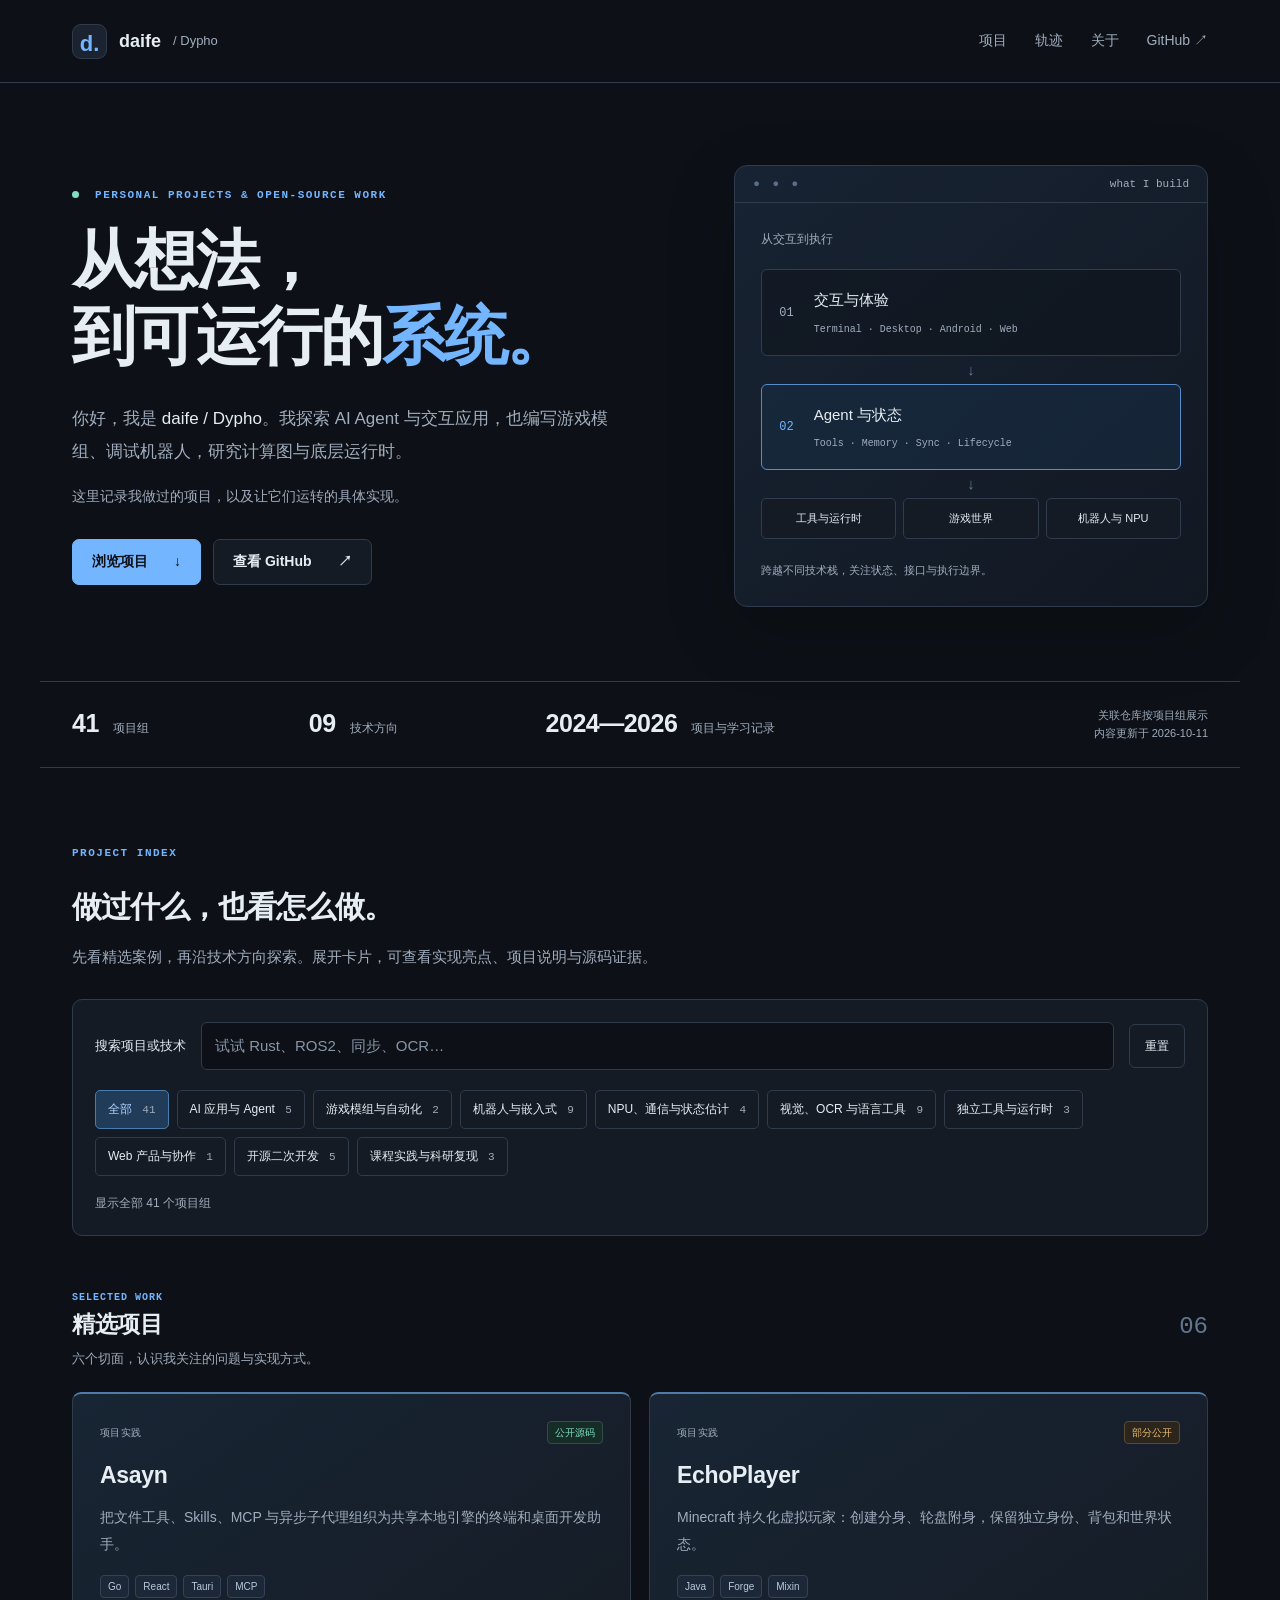
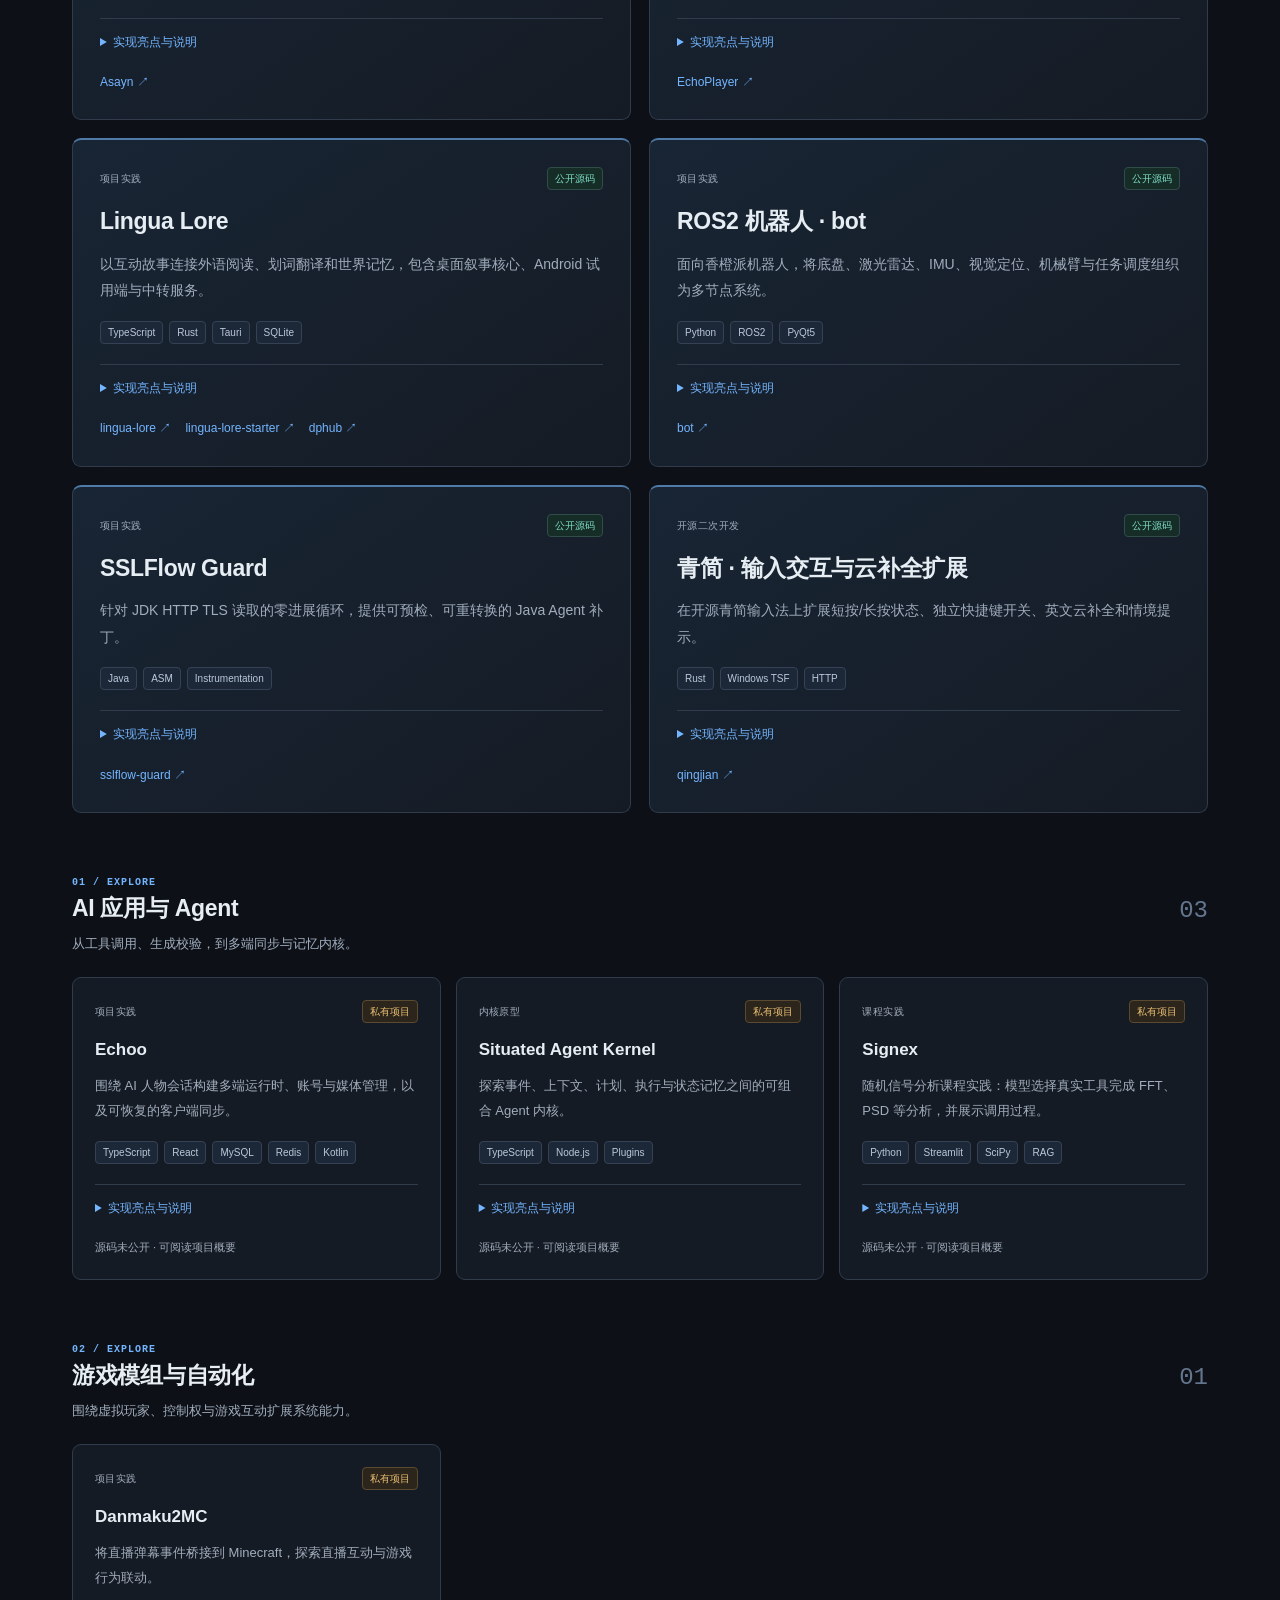
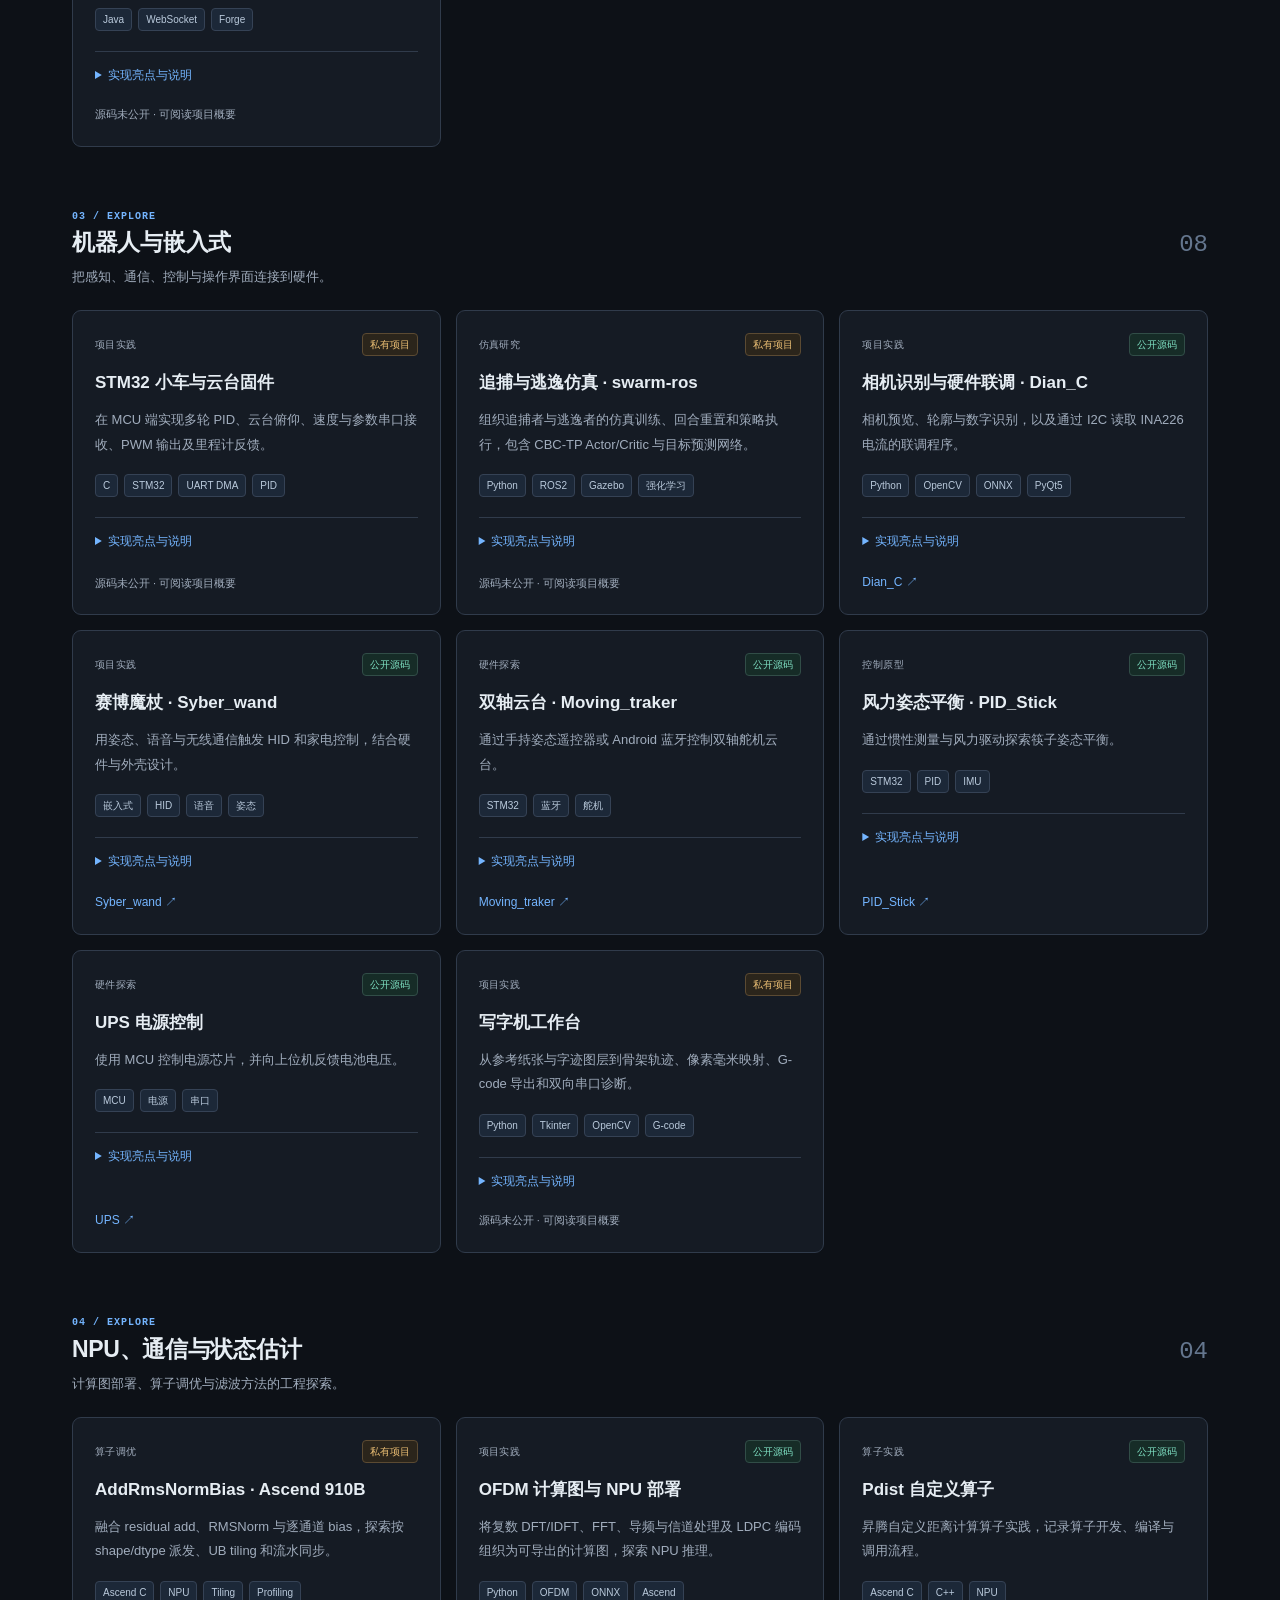
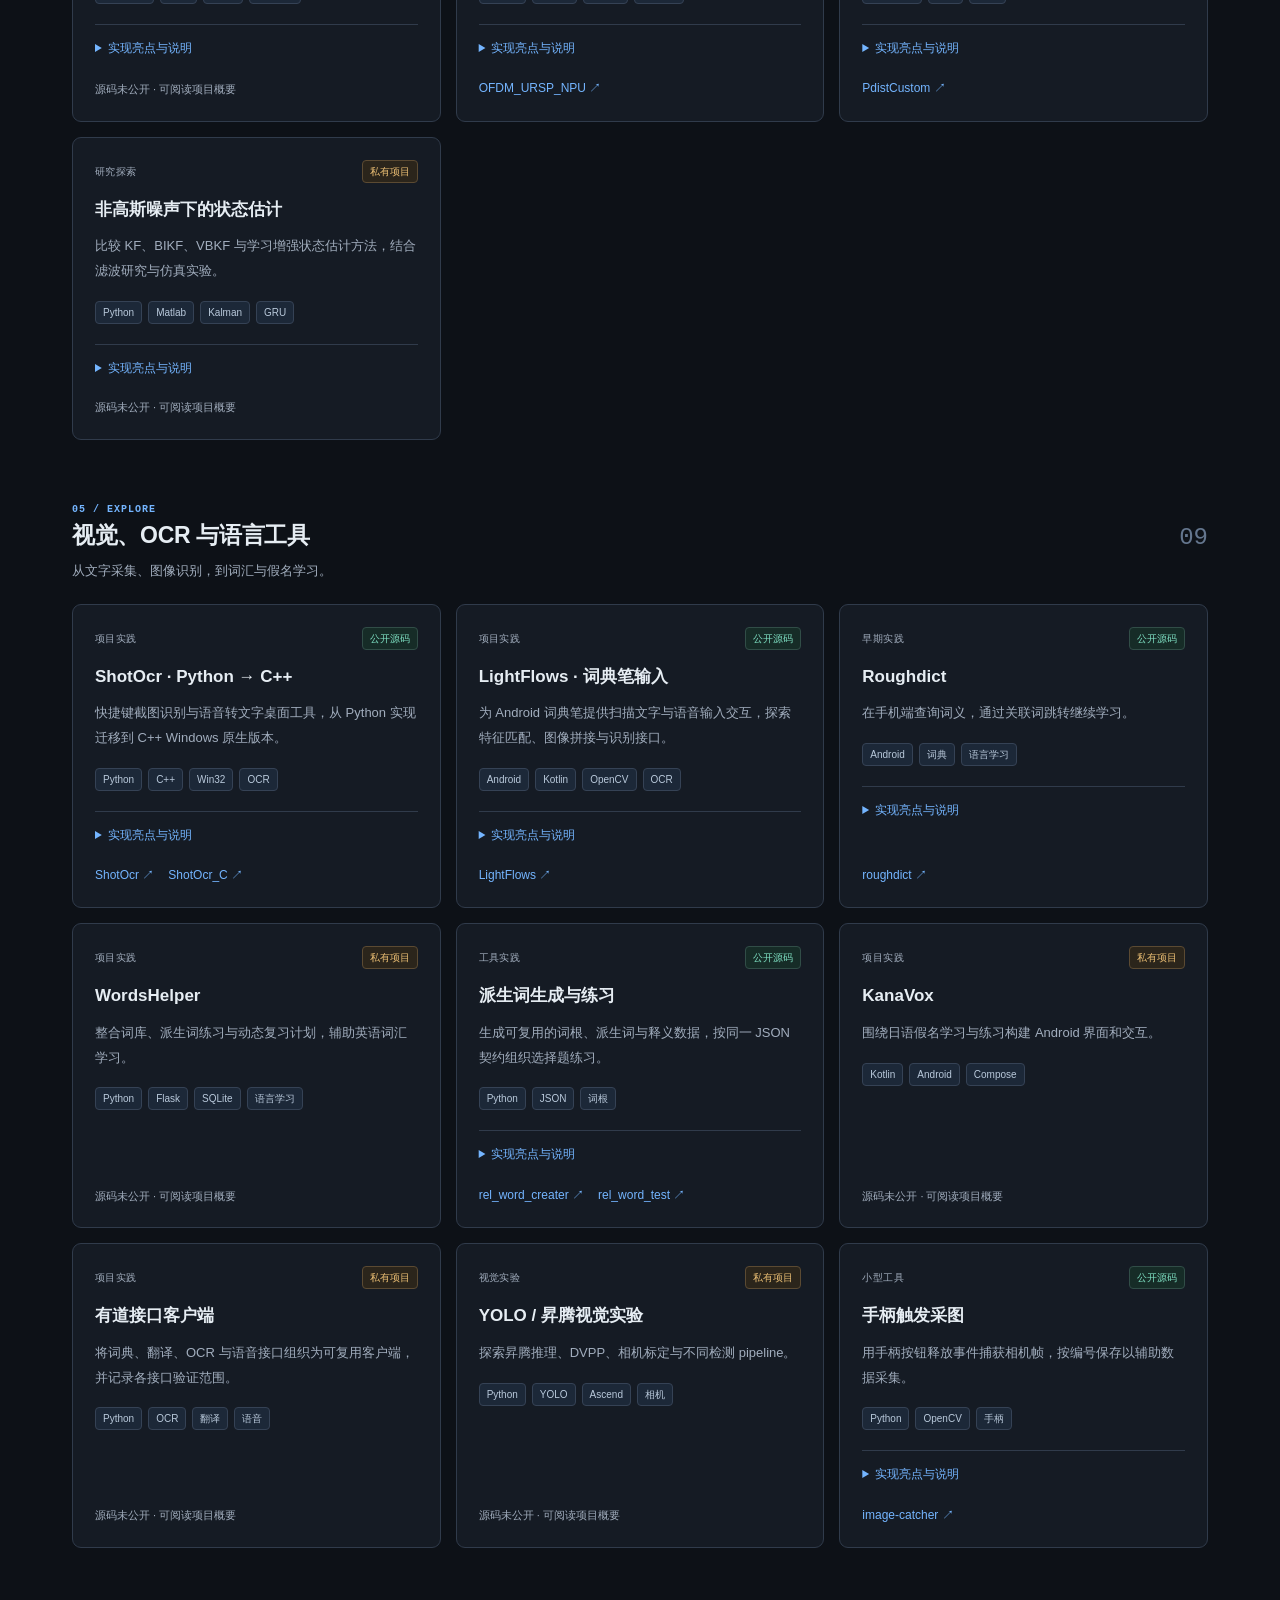
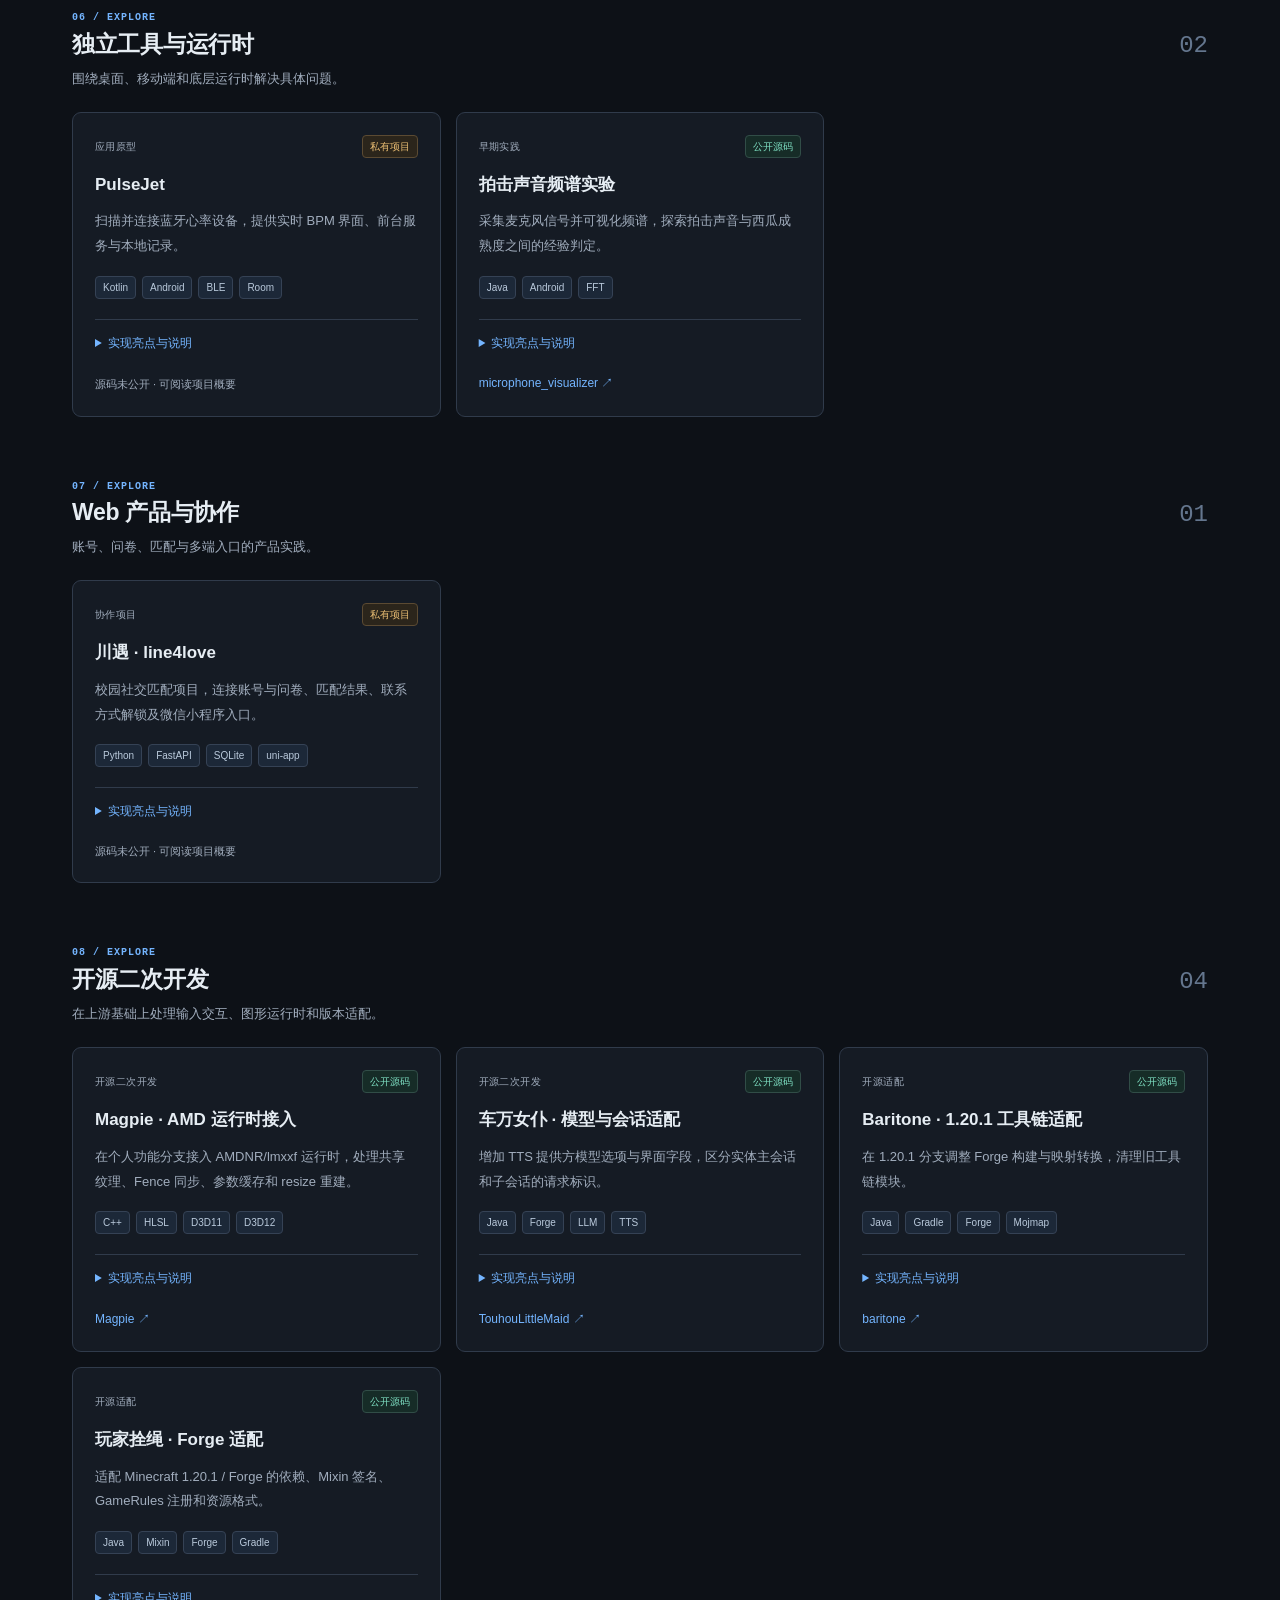
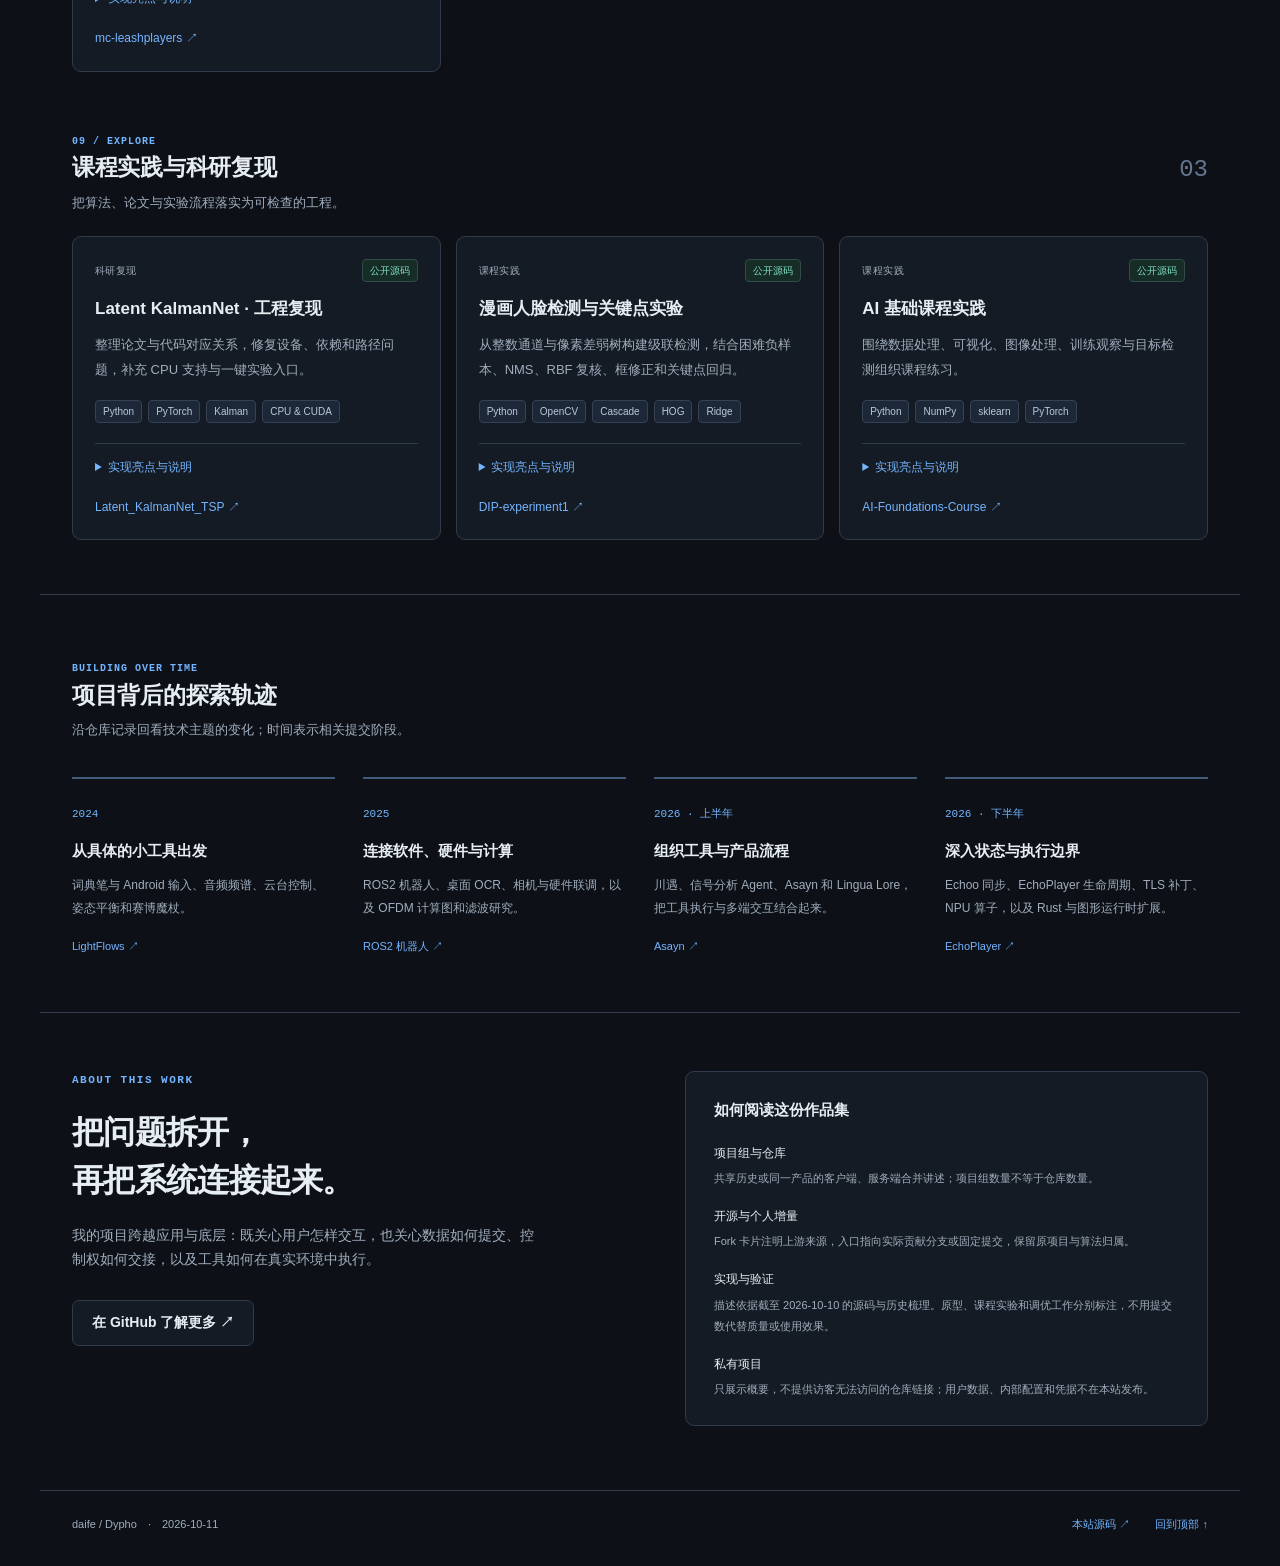
<file: index.html>
<!DOCTYPE html>
<html lang="zh-CN">
<head>
<meta charset="UTF-8">
<meta name="viewport" content="width=device-width, initial-scale=1">
<meta name="color-scheme" content="dark">
<meta name="description" content="daife / Dypho 的个人项目作品集：AI Agent、多端应用、Minecraft 模组、ROS2 机器人、NPU 算子与开源工程。探索具体实现、技术亮点与公开源码。">
<meta property="og:title" content="daife · 从想法到可运行的系统">
<meta property="og:description" content="AI Agent、游戏系统、机器人与底层工程。项目概要、实现亮点和公开源码。">
<meta property="og:type" content="website">
<meta property="og:url" content="https://daife.github.io/">
<meta name="theme-color" content="#0d1117">
<link rel="canonical" href="https://daife.github.io/">
<link rel="icon" href="assets/favicon.svg" type="image/svg+xml">
<link rel="stylesheet" href="assets/style.css">
<script src="assets/app.js" defer></script>
<title>daife · 个人项目与开源实践</title>
</head>
<body>
<a class="skip-link" href="#main">跳到主要内容</a>
<header class="site-header"><div class="container header-row"><a class="brand" href="#top" aria-label="daife 首页"><span class="brand-mark" aria-hidden="true">d.</span> daife <span class="brand-sub">/ Dypho</span></a><nav aria-label="主导航"><a href="#projects">项目</a><a href="#journey">轨迹</a><a href="#about">关于</a><a href="https://github.com/daife">GitHub ↗</a></nav></div></header>
<main id="main">
<section class="hero container" id="top">
<div class="hero-copy"><p class="eyebrow"><span class="status-dot" aria-hidden="true"></span> PERSONAL PROJECTS & OPEN-SOURCE WORK</p><h1>从想法，<br>到可运行的<span>系统。</span></h1><p class="hero-intro">你好，我是 <strong>daife / Dypho</strong>。我探索 AI Agent 与交互应用，也编写游戏模组、调试机器人，研究计算图与底层运行时。</p><p class="hero-sub">这里记录我做过的项目，以及让它们运转的具体实现。</p><div class="hero-actions"><a class="button primary" href="#projects">浏览项目 <span aria-hidden="true">↓</span></a><a class="button secondary" href="https://github.com/daife">查看 GitHub <span aria-hidden="true">↗</span></a></div></div>
<div class="system-map" aria-label="技术方向：交互体验连接 Agent 与状态管理，再连接工具、游戏和硬件"><div class="map-head"><span class="map-dots" aria-hidden="true">● ● ●</span><span>what I build</span></div><div class="map-body"><p class="map-caption">从交互到执行</p><div class="map-layer"><span class="layer-index">01</span><div><strong>交互与体验</strong><small>Terminal · Desktop · Android · Web</small></div></div><div class="map-connector" aria-hidden="true">↓</div><div class="map-layer map-focus"><span class="layer-index">02</span><div><strong>Agent 与状态</strong><small>Tools · Memory · Sync · Lifecycle</small></div></div><div class="map-connector" aria-hidden="true">↓</div><div class="map-targets"><span>工具与运行时</span><span>游戏世界</span><span>机器人与 NPU</span></div><p class="map-foot">跨越不同技术栈，关注状态、接口与执行边界。</p></div></div>
</section>
<div class="overview container"><div><strong>41</strong><span>项目组</span></div><div><strong>09</strong><span>技术方向</span></div><div><strong>2024—2026</strong><span>项目与学习记录</span></div><p>关联仓库按项目组展示<br>内容更新于 2026-10-11</p></div>
<section class="container showcase" id="projects" aria-label="项目作品集">
<div class="showcase-intro"><p class="eyebrow">PROJECT INDEX</p><h2>做过什么，也看怎么做。</h2><p>先看精选案例，再沿技术方向探索。展开卡片，可查看实现亮点、项目说明与源码证据。</p></div>
<div class="explorer" id="explorer" hidden><div class="search-row"><label class="search-label" for="project-search">搜索项目或技术</label><input id="project-search" type="search" placeholder="试试 Rust、ROS2、同步、OCR…" autocomplete="off"><button type="button" class="reset" id="reset-filters">重置</button></div><div class="filters" role="group" aria-label="按技术方向筛选"><button type="button" class="filter active" data-filter="all" aria-pressed="true">全部 <span>41</span></button><button type="button" class="filter" data-filter="agent" aria-pressed="false">AI 应用与 Agent <span>5</span></button><button type="button" class="filter" data-filter="game" aria-pressed="false">游戏模组与自动化 <span>2</span></button><button type="button" class="filter" data-filter="robot" aria-pressed="false">机器人与嵌入式 <span>9</span></button><button type="button" class="filter" data-filter="compute" aria-pressed="false">NPU、通信与状态估计 <span>4</span></button><button type="button" class="filter" data-filter="vision" aria-pressed="false">视觉、OCR 与语言工具 <span>9</span></button><button type="button" class="filter" data-filter="tool" aria-pressed="false">独立工具与运行时 <span>3</span></button><button type="button" class="filter" data-filter="web" aria-pressed="false">Web 产品与协作 <span>1</span></button><button type="button" class="filter" data-filter="opensource" aria-pressed="false">开源二次开发 <span>5</span></button><button type="button" class="filter" data-filter="learning" aria-pressed="false">课程实践与科研复现 <span>3</span></button></div><p class="result-count" id="result-count" role="status" aria-live="polite">显示全部 41 个项目组</p></div>
<div id="project-sections"><section class="project-section" data-section><div class="section-heading"><div><span class="eyebrow">SELECTED WORK</span><h2>精选项目</h2><p>六个切面，认识我关注的问题与实现方式。</p></div><span class="section-count">06</span></div><div class="featured-grid"><article class="project-card featured-card" id="asayn" data-project data-category="agent" data-search="asayn ai 应用与 agent 把文件工具、skills、mcp 与异步子代理组织为共享本地引擎的终端和桌面开发助手。 项目实践 go react tauri mcp 工作区会话、供应商配置与上下文压缩共用 go 引擎。 异步子代理维护任务状态、恢复执行和结果回收。 处理流式输出、限流重试与工具调用顺序。 cli 与桌面渠道在仓库中提供；跨平台使用效果以实际环境为准。">
<div class="card-top"><span class="project-kind">项目实践</span><span class="visibility ">公开源码</span></div>
<h3><a class="permalink" href="#asayn">Asayn</a></h3>
<p class="description">把文件工具、Skills、MCP 与异步子代理组织为共享本地引擎的终端和桌面开发助手。</p><ul class="tags" aria-label="技术栈"><li>Go</li><li>React</li><li>Tauri</li><li>MCP</li></ul>
<details><summary>实现亮点与说明</summary><div class="detail-body"><ul class="highlights"><li>工作区会话、供应商配置与上下文压缩共用 Go 引擎。</li><li>异步子代理维护任务状态、恢复执行和结果回收。</li><li>处理流式输出、限流重试与工具调用顺序。</li></ul><p class="note">CLI 与桌面渠道在仓库中提供；跨平台使用效果以实际环境为准。</p><div class="evidence"><span>代码与提交</span><a href="https://github.com/daife/Asayn/blob/d994a65f211e390d29a9868f940b6797d72a8f52/internal/llm/client.go">internal/llm/client.go <span aria-hidden="true">↗</span></a><a href="https://github.com/daife/Asayn/blob/d994a65f211e390d29a9868f940b6797d72a8f52/internal/tools/sub_agent.go">internal/tools/sub_agent.go <span aria-hidden="true">↗</span></a><a href="https://github.com/daife/Asayn/blob/d994a65f211e390d29a9868f940b6797d72a8f52/internal/session/session.go">internal/session/session.go <span aria-hidden="true">↗</span></a></div></div></details><div class="repo-links"><a href="https://github.com/daife/Asayn">Asayn <span aria-hidden="true">↗</span></a></div></article><article class="project-card featured-card" id="echoplayer" data-project data-category="game" data-search="echoplayer 游戏模组与自动化 minecraft 持久化虚拟玩家：创建分身、轮盘附身，保留独立身份、背包和世界状态。 项目实践 java forge mixin 角色切换时迁移骑乘、睡眠、钓鱼和拴绳等实体关系。 控制租约协调真人附身与自动化，支持抢占和暂停。 维护死亡重生、皮肤同步及第三方模组兼容层。 借鉴 advanced fake player（mit）思路。核心源码公开；私有 automation 扩展通过核心接口组织任务，作为同一项目组展示。">
<div class="card-top"><span class="project-kind">项目实践</span><span class="visibility private">部分公开</span></div>
<h3><a class="permalink" href="#echoplayer">EchoPlayer</a></h3>
<p class="description">Minecraft 持久化虚拟玩家：创建分身、轮盘附身，保留独立身份、背包和世界状态。</p><ul class="tags" aria-label="技术栈"><li>Java</li><li>Forge</li><li>Mixin</li></ul>
<details><summary>实现亮点与说明</summary><div class="detail-body"><ul class="highlights"><li>角色切换时迁移骑乘、睡眠、钓鱼和拴绳等实体关系。</li><li>控制租约协调真人附身与自动化，支持抢占和暂停。</li><li>维护死亡重生、皮肤同步及第三方模组兼容层。</li></ul><p class="note">借鉴 Advanced Fake Player（MIT）思路。核心源码公开；私有 Automation 扩展通过核心接口组织任务，作为同一项目组展示。</p><div class="evidence"><span>代码与提交</span><a href="https://github.com/daife/EchoPlayer/blob/bd49d9029d4cbbc40f195e920f7f7944687441a4/src/main/java/com/echoplayer/manager/EchoPlayerManager.java">src/main/java/com/echoplayer/manager/EchoPlayerManager.java <span aria-hidden="true">↗</span></a><a href="https://github.com/daife/EchoPlayer/blob/bd49d9029d4cbbc40f195e920f7f7944687441a4/src/main/java/com/echoplayer/manager/StateSynchronizer.java">src/main/java/com/echoplayer/manager/StateSynchronizer.java <span aria-hidden="true">↗</span></a><a href="https://github.com/daife/EchoPlayer/blob/bd49d9029d4cbbc40f195e920f7f7944687441a4/src/main/java/com/echoplayer/api/control/AutomationControlLease.java">src/main/java/com/echoplayer/api/control/AutomationControlLease.java <span aria-hidden="true">↗</span></a></div></div></details><div class="repo-links"><a href="https://github.com/daife/EchoPlayer">EchoPlayer <span aria-hidden="true">↗</span></a></div></article><article class="project-card featured-card" id="lingua-lore" data-project data-category="agent" data-search="lingua lore ai 应用与 agent 以互动故事连接外语阅读、划词翻译和世界记忆，包含桌面叙事核心、android 试用端与中转服务。 项目实践 typescript rust tauri sqlite 生成结果经过结构化校验与修复，再提交权威状态。 单个 sqlite 事务写入消息、人物、选项与记忆，避免半轮数据。 starter 增加账号、邀请与额度接口，dphub 提供中转和账本。 两客户端共享早期历史；移动端改动与发布标签分别核查，学习效果尚无对照数据。">
<div class="card-top"><span class="project-kind">项目实践</span><span class="visibility ">公开源码</span></div>
<h3><a class="permalink" href="#lingua-lore">Lingua Lore</a></h3>
<p class="description">以互动故事连接外语阅读、划词翻译和世界记忆，包含桌面叙事核心、Android 试用端与中转服务。</p><ul class="tags" aria-label="技术栈"><li>TypeScript</li><li>Rust</li><li>Tauri</li><li>SQLite</li></ul>
<details><summary>实现亮点与说明</summary><div class="detail-body"><ul class="highlights"><li>生成结果经过结构化校验与修复，再提交权威状态。</li><li>单个 SQLite 事务写入消息、人物、选项与记忆，避免半轮数据。</li><li>Starter 增加账号、邀请与额度接口，dphub 提供中转和账本。</li></ul><p class="note">两客户端共享早期历史；移动端改动与发布标签分别核查，学习效果尚无对照数据。</p><div class="evidence"><span>代码与提交</span><a href="https://github.com/daife/lingua-lore/blob/dcc33647250b3d7cc2c65271fb3c2b485bf60bc5/apps/desktop/src-tauri/src/story_runtime/turn_orchestrator.rs">apps/desktop/src-tauri/src/story_runtime/turn_orchestrator.rs <span aria-hidden="true">↗</span></a><a href="https://github.com/daife/lingua-lore/blob/dcc33647250b3d7cc2c65271fb3c2b485bf60bc5/apps/desktop/src-tauri/src/story_runtime/output_validator.rs">apps/desktop/src-tauri/src/story_runtime/output_validator.rs <span aria-hidden="true">↗</span></a><a href="https://github.com/daife/lingua-lore/blob/dcc33647250b3d7cc2c65271fb3c2b485bf60bc5/apps/desktop/src-tauri/src/turn_commit/committer.rs">apps/desktop/src-tauri/src/turn_commit/committer.rs <span aria-hidden="true">↗</span></a></div></div></details><div class="repo-links"><a href="https://github.com/daife/lingua-lore">lingua-lore <span aria-hidden="true">↗</span></a><a href="https://github.com/daife/lingua-lore-starter">lingua-lore-starter <span aria-hidden="true">↗</span></a><a href="https://github.com/daife/dphub">dphub <span aria-hidden="true">↗</span></a></div></article><article class="project-card featured-card" id="bot" data-project data-category="robot" data-search="ros2 机器人 · bot 机器人与嵌入式 面向香橙派机器人，将底盘、激光雷达、imu、视觉定位、机械臂与任务调度组织为多节点系统。 项目实践 python ros2 pyqt5 以 ros2 节点拆分感知、控制和任务流程。 提供 pyqt 操作界面、通信接口和启动配置。 配套数据集与平台笔记记录视觉及部署探索。 源码与启动配置可查；实物任务成功率和硬件分工未用推测数字替代。">
<div class="card-top"><span class="project-kind">项目实践</span><span class="visibility ">公开源码</span></div>
<h3><a class="permalink" href="#bot">ROS2 机器人 · bot</a></h3>
<p class="description">面向香橙派机器人，将底盘、激光雷达、IMU、视觉定位、机械臂与任务调度组织为多节点系统。</p><ul class="tags" aria-label="技术栈"><li>Python</li><li>ROS2</li><li>PyQt5</li></ul>
<details><summary>实现亮点与说明</summary><div class="detail-body"><ul class="highlights"><li>以 ROS2 节点拆分感知、控制和任务流程。</li><li>提供 PyQt 操作界面、通信接口和启动配置。</li><li>配套数据集与平台笔记记录视觉及部署探索。</li></ul><p class="note">源码与启动配置可查；实物任务成功率和硬件分工未用推测数字替代。</p><div class="evidence"><span>代码与提交</span><a href="https://github.com/daife/bot/blob/8fb9f276fab8f4f80f7cf3a7ee13fb346bdd9c83/Nodes/control_center/control_center/control_center_node.py">Nodes/control_center/control_center/control_center_node.py <span aria-hidden="true">↗</span></a><a href="https://github.com/daife/bot/blob/8fb9f276fab8f4f80f7cf3a7ee13fb346bdd9c83/Nodes/paper_localizer/paper_localizer/paper_center_kalman_node.py">Nodes/paper_localizer/paper_localizer/paper_center_kalman_node.py <span aria-hidden="true">↗</span></a><a href="https://github.com/daife/bot/blob/8fb9f276fab8f4f80f7cf3a7ee13fb346bdd9c83/Nodes/ChushouTeyou/task_manager/task_manager/task_manager_node.py">Nodes/ChushouTeyou/task_manager/task_manager/task_manager_node.py <span aria-hidden="true">↗</span></a></div></div></details><div class="repo-links"><a href="https://github.com/daife/bot">bot <span aria-hidden="true">↗</span></a></div></article><article class="project-card featured-card" id="sslflow-guard" data-project data-category="tool" data-search="sslflow guard 独立工具与运行时 针对 jdk http tls 读取的零进展循环，提供可预检、可重转换的 java agent 补丁。 项目实践 java asm instrumentation 同时检查握手状态、消费/产出字节和剩余输入，限制补丁触发范围。 预检目标类、字段和调用点，不兼容时显式失败。 重定位 asm 依赖，减少模块与类加载冲突。 依赖 jdk 内部结构，使用需匹配版本；未声称通用修复或性能提升比例。">
<div class="card-top"><span class="project-kind">项目实践</span><span class="visibility ">公开源码</span></div>
<h3><a class="permalink" href="#sslflow-guard">SSLFlow Guard</a></h3>
<p class="description">针对 JDK HTTP TLS 读取的零进展循环，提供可预检、可重转换的 Java Agent 补丁。</p><ul class="tags" aria-label="技术栈"><li>Java</li><li>ASM</li><li>Instrumentation</li></ul>
<details><summary>实现亮点与说明</summary><div class="detail-body"><ul class="highlights"><li>同时检查握手状态、消费/产出字节和剩余输入，限制补丁触发范围。</li><li>预检目标类、字段和调用点，不兼容时显式失败。</li><li>重定位 ASM 依赖，减少模块与类加载冲突。</li></ul><p class="note">依赖 JDK 内部结构，使用需匹配版本；未声称通用修复或性能提升比例。</p><div class="evidence"><span>代码与提交</span><a href="https://github.com/daife/sslflow-guard/blob/4736b387b0a1ed8db88866b82c067f9379a69172/src/main/java/dev/sslflowguard/SSLFlowGuardAgent.java">src/main/java/dev/sslflowguard/SSLFlowGuardAgent.java <span aria-hidden="true">↗</span></a><a href="https://github.com/daife/sslflow-guard/blob/4736b387b0a1ed8db88866b82c067f9379a69172/src/main/java/dev/sslflowguard/SSLFlowGuardTransformer.java">src/main/java/dev/sslflowguard/SSLFlowGuardTransformer.java <span aria-hidden="true">↗</span></a><a href="https://github.com/daife/sslflow-guard/blob/4736b387b0a1ed8db88866b82c067f9379a69172/src/main/java/dev/sslflowguard/AgentOptions.java">src/main/java/dev/sslflowguard/AgentOptions.java <span aria-hidden="true">↗</span></a></div></div></details><div class="repo-links"><a href="https://github.com/daife/sslflow-guard">sslflow-guard <span aria-hidden="true">↗</span></a></div></article><article class="project-card featured-card" id="qingjian" data-project data-category="opensource" data-search="青简 · 输入交互与云补全扩展 开源二次开发 在开源青简输入法上扩展短按/长按状态、独立快捷键开关、英文云补全和情境提示。 开源二次开发 rust windows tsf http 短按在释放时触发，长按达阈值即触发，并处理禁用后的按键释放。 区分中英文补全，增加场景参考和语言独立开关。 精简云请求字段并记录 token 用量，修正 windows 设置布局。 输入法核心、词典与平台框架来自 qingjian-team/qingjian；这里展示个人功能增量。">
<div class="card-top"><span class="project-kind">开源二次开发</span><span class="visibility ">公开源码</span></div>
<h3><a class="permalink" href="#qingjian">青简 · 输入交互与云补全扩展</a></h3>
<p class="description">在开源青简输入法上扩展短按/长按状态、独立快捷键开关、英文云补全和情境提示。</p><ul class="tags" aria-label="技术栈"><li>Rust</li><li>Windows TSF</li><li>HTTP</li></ul>
<details><summary>实现亮点与说明</summary><div class="detail-body"><ul class="highlights"><li>短按在释放时触发，长按达阈值即触发，并处理禁用后的按键释放。</li><li>区分中英文补全，增加场景参考和语言独立开关。</li><li>精简云请求字段并记录 token 用量，修正 Windows 设置布局。</li></ul><p class="note">输入法核心、词典与平台框架来自 qingjian-team/qingjian；这里展示个人功能增量。</p><div class="upstream"><a href="https://github.com/qingjian-team/qingjian">上游 · qingjian-team/qingjian <span aria-hidden="true">↗</span></a></div><div class="evidence"><span>代码与提交</span><a href="https://github.com/daife/qingjian/blob/e1e1525915e8e59be0d9a19e0fb9cb18e90d1abf/apps/windows/server/src/dispatch/key/input.rs">apps/windows/server/src/dispatch/key/input.rs <span aria-hidden="true">↗</span></a><a href="https://github.com/daife/qingjian/blob/e1e1525915e8e59be0d9a19e0fb9cb18e90d1abf/apps/windows/server/src/dispatch/key/shortcut.rs">apps/windows/server/src/dispatch/key/shortcut.rs <span aria-hidden="true">↗</span></a><a href="https://github.com/daife/qingjian/blob/e1e1525915e8e59be0d9a19e0fb9cb18e90d1abf/apps/windows/server/tests/engine_loop/shortcuts.rs">apps/windows/server/tests/engine_loop/shortcuts.rs <span aria-hidden="true">↗</span></a></div></div></details><div class="repo-links"><a href="https://github.com/daife/qingjian">qingjian <span aria-hidden="true">↗</span></a></div></article></div></section><section class="project-section" data-section><div class="section-heading"><div><span class="eyebrow">01 / EXPLORE</span><h2>AI 应用与 Agent</h2><p>从工具调用、生成校验，到多端同步与记忆内核。</p></div><span class="section-count">03</span></div><div class="project-grid"><article class="project-card " id="echoo" data-project data-category="agent" data-search="echoo ai 应用与 agent 围绕 ai 人物会话构建多端运行时、账号与媒体管理，以及可恢复的客户端同步。 项目实践 typescript react mysql redis kotlin 以持久化序号与游标补齐断线变更，过旧游标触发快照重建。 android 原生后台连接与前台交接，保留同步状态。 持久化失败运行，并容错解析模型动作。 私有源码，仅展示项目概要；规划中的连接器不计入已实现功能。">
<div class="card-top"><span class="project-kind">项目实践</span><span class="visibility private">私有项目</span></div>
<h3><a class="permalink" href="#echoo">Echoo</a></h3>
<p class="description">围绕 AI 人物会话构建多端运行时、账号与媒体管理，以及可恢复的客户端同步。</p><ul class="tags" aria-label="技术栈"><li>TypeScript</li><li>React</li><li>MySQL</li><li>Redis</li><li>Kotlin</li></ul>
<details><summary>实现亮点与说明</summary><div class="detail-body"><ul class="highlights"><li>以持久化序号与游标补齐断线变更，过旧游标触发快照重建。</li><li>Android 原生后台连接与前台交接，保留同步状态。</li><li>持久化失败运行，并容错解析模型动作。</li></ul><p class="note">私有源码，仅展示项目概要；规划中的连接器不计入已实现功能。</p></div></details><div class="repo-links"><span class="private-note">源码未公开 · 可阅读项目概要</span></div></article><article class="project-card " id="situated-agent-kernel" data-project data-category="agent" data-search="situated agent kernel ai 应用与 agent 探索事件、上下文、计划、执行与状态记忆之间的可组合 agent 内核。 内核原型 typescript node.js plugins 插件依赖检查、启动失败回收与逆序停止。 派生记忆保留来源版本，校验权限范围和生命周期。 原型；默认适配器为进程内存储，真实模型、持久化及群聊接入尚需宿主实现。">
<div class="card-top"><span class="project-kind">内核原型</span><span class="visibility private">私有项目</span></div>
<h3><a class="permalink" href="#situated-agent-kernel">Situated Agent Kernel</a></h3>
<p class="description">探索事件、上下文、计划、执行与状态记忆之间的可组合 Agent 内核。</p><ul class="tags" aria-label="技术栈"><li>TypeScript</li><li>Node.js</li><li>Plugins</li></ul>
<details><summary>实现亮点与说明</summary><div class="detail-body"><ul class="highlights"><li>插件依赖检查、启动失败回收与逆序停止。</li><li>派生记忆保留来源版本，校验权限范围和生命周期。</li></ul><p class="note">原型；默认适配器为进程内存储，真实模型、持久化及群聊接入尚需宿主实现。</p></div></details><div class="repo-links"><span class="private-note">源码未公开 · 可阅读项目概要</span></div></article><article class="project-card " id="signex" data-project data-category="agent" data-search="signex ai 应用与 agent 随机信号分析课程实践：模型选择真实工具完成 fft、psd 等分析，并展示调用过程。 课程实践 python streamlit scipy rag 按需加载 skills，统一参数校验与工具分发。 结合 pdf 检索与可观察的工具执行轨迹。 课程实践；工具参数校验与主机权限隔离是不同机制。">
<div class="card-top"><span class="project-kind">课程实践</span><span class="visibility private">私有项目</span></div>
<h3><a class="permalink" href="#signex">Signex</a></h3>
<p class="description">随机信号分析课程实践：模型选择真实工具完成 FFT、PSD 等分析，并展示调用过程。</p><ul class="tags" aria-label="技术栈"><li>Python</li><li>Streamlit</li><li>SciPy</li><li>RAG</li></ul>
<details><summary>实现亮点与说明</summary><div class="detail-body"><ul class="highlights"><li>按需加载 Skills，统一参数校验与工具分发。</li><li>结合 PDF 检索与可观察的工具执行轨迹。</li></ul><p class="note">课程实践；工具参数校验与主机权限隔离是不同机制。</p></div></details><div class="repo-links"><span class="private-note">源码未公开 · 可阅读项目概要</span></div></article></div></section><section class="project-section" data-section><div class="section-heading"><div><span class="eyebrow">02 / EXPLORE</span><h2>游戏模组与自动化</h2><p>围绕虚拟玩家、控制权与游戏互动扩展系统能力。</p></div><span class="section-count">01</span></div><div class="project-grid"><article class="project-card " id="danmaku2mc" data-project data-category="game" data-search="danmaku2mc 游戏模组与自动化 将直播弹幕事件桥接到 minecraft，探索直播互动与游戏行为联动。 项目实践 java websocket forge 直播抓取与协议部分有上游来源，游戏侧桥接分开描述。">
<div class="card-top"><span class="project-kind">项目实践</span><span class="visibility private">私有项目</span></div>
<h3><a class="permalink" href="#danmaku2mc">Danmaku2MC</a></h3>
<p class="description">将直播弹幕事件桥接到 Minecraft，探索直播互动与游戏行为联动。</p><ul class="tags" aria-label="技术栈"><li>Java</li><li>WebSocket</li><li>Forge</li></ul>
<details><summary>实现亮点与说明</summary><div class="detail-body"><p class="note">直播抓取与协议部分有上游来源，游戏侧桥接分开描述。</p></div></details><div class="repo-links"><span class="private-note">源码未公开 · 可阅读项目概要</span></div></article></div></section><section class="project-section" data-section><div class="section-heading"><div><span class="eyebrow">03 / EXPLORE</span><h2>机器人与嵌入式</h2><p>把感知、通信、控制与操作界面连接到硬件。</p></div><span class="section-count">08</span></div><div class="project-grid"><article class="project-card " id="ros-stm32" data-project data-category="robot" data-search="stm32 小车与云台固件 机器人与嵌入式 在 mcu 端实现多轮 pid、云台俯仰、速度与参数串口接收、pwm 输出及里程计反馈。 项目实践 c stm32 uart dma pid 仓库名为 ros-stm32；当前材料体现 mcu 控制固件，未据此认定完整 ros 导航或系统联调。">
<div class="card-top"><span class="project-kind">项目实践</span><span class="visibility private">私有项目</span></div>
<h3><a class="permalink" href="#ros-stm32">STM32 小车与云台固件</a></h3>
<p class="description">在 MCU 端实现多轮 PID、云台俯仰、速度与参数串口接收、PWM 输出及里程计反馈。</p><ul class="tags" aria-label="技术栈"><li>C</li><li>STM32</li><li>UART DMA</li><li>PID</li></ul>
<details><summary>实现亮点与说明</summary><div class="detail-body"><p class="note">仓库名为 ros-stm32；当前材料体现 MCU 控制固件，未据此认定完整 ROS 导航或系统联调。</p></div></details><div class="repo-links"><span class="private-note">源码未公开 · 可阅读项目概要</span></div></article><article class="project-card " id="swarm-ros" data-project data-category="robot" data-search="追捕与逃逸仿真 · swarm-ros 机器人与嵌入式 组织追捕者与逃逸者的仿真训练、回合重置和策略执行，包含 cbc-tp actor/critic 与目标预测网络。 仿真研究 python ros2 gazebo 强化学习 仿真研究，未据此声称实机无人机集群部署。">
<div class="card-top"><span class="project-kind">仿真研究</span><span class="visibility private">私有项目</span></div>
<h3><a class="permalink" href="#swarm-ros">追捕与逃逸仿真 · swarm-ros</a></h3>
<p class="description">组织追捕者与逃逸者的仿真训练、回合重置和策略执行，包含 CBC-TP Actor/Critic 与目标预测网络。</p><ul class="tags" aria-label="技术栈"><li>Python</li><li>ROS2</li><li>Gazebo</li><li>强化学习</li></ul>
<details><summary>实现亮点与说明</summary><div class="detail-body"><p class="note">仿真研究，未据此声称实机无人机集群部署。</p></div></details><div class="repo-links"><span class="private-note">源码未公开 · 可阅读项目概要</span></div></article><article class="project-card " id="dian-c" data-project data-category="robot" data-search="相机识别与硬件联调 · dian_c 机器人与嵌入式 相机预览、轮廓与数字识别，以及通过 i2c 读取 ina226 电流的联调程序。 项目实践 python opencv onnx pyqt5 ">
<div class="card-top"><span class="project-kind">项目实践</span><span class="visibility ">公开源码</span></div>
<h3><a class="permalink" href="#dian-c">相机识别与硬件联调 · Dian_C</a></h3>
<p class="description">相机预览、轮廓与数字识别，以及通过 I2C 读取 INA226 电流的联调程序。</p><ul class="tags" aria-label="技术栈"><li>Python</li><li>OpenCV</li><li>ONNX</li><li>PyQt5</li></ul>
<details><summary>实现亮点与说明</summary><div class="detail-body"><div class="evidence"><span>代码与提交</span><a href="https://github.com/daife/Dian_C/blob/2459427cf341af2f43ac2bfa74ebef6aa5dc0b5c/main.py">main.py <span aria-hidden="true">↗</span></a><a href="https://github.com/daife/Dian_C/blob/2459427cf341af2f43ac2bfa74ebef6aa5dc0b5c/digit_re.py">digit_re.py <span aria-hidden="true">↗</span></a><a href="https://github.com/daife/Dian_C/blob/2459427cf341af2f43ac2bfa74ebef6aa5dc0b5c/digitsp.py">digitsp.py <span aria-hidden="true">↗</span></a></div></div></details><div class="repo-links"><a href="https://github.com/daife/Dian_C">Dian_C <span aria-hidden="true">↗</span></a></div></article><article class="project-card " id="syber-wand" data-project data-category="robot" data-search="赛博魔杖 · syber_wand 机器人与嵌入式 用姿态、语音与无线通信触发 hid 和家电控制，结合硬件与外壳设计。 项目实践 嵌入式 hid 语音 姿态 ">
<div class="card-top"><span class="project-kind">项目实践</span><span class="visibility ">公开源码</span></div>
<h3><a class="permalink" href="#syber-wand">赛博魔杖 · Syber_wand</a></h3>
<p class="description">用姿态、语音与无线通信触发 HID 和家电控制，结合硬件与外壳设计。</p><ul class="tags" aria-label="技术栈"><li>嵌入式</li><li>HID</li><li>语音</li><li>姿态</li></ul>
<details><summary>实现亮点与说明</summary><div class="detail-body"><div class="evidence"><span>代码与提交</span><a href="https://github.com/daife/Syber_wand/blob/bc99a3e750ff4bc33f2f149c9eec7785d9418a45/README.md">README.md <span aria-hidden="true">↗</span></a><a href="https://github.com/daife/Syber_wand/blob/bc99a3e750ff4bc33f2f149c9eec7785d9418a45/Software/Wand/Core/Src/main.c">Software/Wand/Core/Src/main.c <span aria-hidden="true">↗</span></a><a href="https://github.com/daife/Syber_wand/blob/bc99a3e750ff4bc33f2f149c9eec7785d9418a45/Software/Cyberwand_app/app/src/main/AndroidManifest.xml">Software/Cyberwand_app/app/src/main/AndroidManifest.xml <span aria-hidden="true">↗</span></a></div></div></details><div class="repo-links"><a href="https://github.com/daife/Syber_wand">Syber_wand <span aria-hidden="true">↗</span></a></div></article><article class="project-card " id="moving-traker" data-project data-category="robot" data-search="双轴云台 · moving_traker 机器人与嵌入式 通过手持姿态遥控器或 android 蓝牙控制双轴舵机云台。 硬件探索 stm32 蓝牙 舵机 ">
<div class="card-top"><span class="project-kind">硬件探索</span><span class="visibility ">公开源码</span></div>
<h3><a class="permalink" href="#moving-traker">双轴云台 · Moving_traker</a></h3>
<p class="description">通过手持姿态遥控器或 Android 蓝牙控制双轴舵机云台。</p><ul class="tags" aria-label="技术栈"><li>STM32</li><li>蓝牙</li><li>舵机</li></ul>
<details><summary>实现亮点与说明</summary><div class="detail-body"><div class="evidence"><span>代码与提交</span><a href="https://github.com/daife/Moving_traker/blob/d67b11bdeca226541fe83ebc683b694e5f245499/Software/Master2/Core/Src/main.c">Software/Master2/Core/Src/main.c <span aria-hidden="true">↗</span></a><a href="https://github.com/daife/Moving_traker/blob/d67b11bdeca226541fe83ebc683b694e5f245499/Software/Slave/Core/Src/main.c">Software/Slave/Core/Src/main.c <span aria-hidden="true">↗</span></a><a href="https://github.com/daife/Moving_traker/blob/d67b11bdeca226541fe83ebc683b694e5f245499/Software/CRMaster/app/src/main/java/com/example/crmaster/MainActivity.java">Software/CRMaster/app/src/main/java/com/example/crmaster/MainActivity.java <span aria-hidden="true">↗</span></a></div></div></details><div class="repo-links"><a href="https://github.com/daife/Moving_traker">Moving_traker <span aria-hidden="true">↗</span></a></div></article><article class="project-card " id="pid-stick" data-project data-category="robot" data-search="风力姿态平衡 · pid_stick 机器人与嵌入式 通过惯性测量与风力驱动探索筷子姿态平衡。 控制原型 stm32 pid imu ">
<div class="card-top"><span class="project-kind">控制原型</span><span class="visibility ">公开源码</span></div>
<h3><a class="permalink" href="#pid-stick">风力姿态平衡 · PID_Stick</a></h3>
<p class="description">通过惯性测量与风力驱动探索筷子姿态平衡。</p><ul class="tags" aria-label="技术栈"><li>STM32</li><li>PID</li><li>IMU</li></ul>
<details><summary>实现亮点与说明</summary><div class="detail-body"><div class="evidence"><span>代码与提交</span><a href="https://github.com/daife/PID_Stick/blob/0619d8bff58c66fcb3204fff63f251a33f1d5b08/Software/PIDStick2/Core/Src/main.c">Software/PIDStick2/Core/Src/main.c <span aria-hidden="true">↗</span></a><a href="https://github.com/daife/PID_Stick/blob/0619d8bff58c66fcb3204fff63f251a33f1d5b08/Software/PIDStick2/Core/Src/motion/motion_interface.c">Software/PIDStick2/Core/Src/motion/motion_interface.c <span aria-hidden="true">↗</span></a><a href="https://github.com/daife/PID_Stick/blob/0619d8bff58c66fcb3204fff63f251a33f1d5b08/Software/PIDStick2/Core/Src/drv8833.c">Software/PIDStick2/Core/Src/drv8833.c <span aria-hidden="true">↗</span></a></div></div></details><div class="repo-links"><a href="https://github.com/daife/PID_Stick">PID_Stick <span aria-hidden="true">↗</span></a></div></article><article class="project-card " id="ups" data-project data-category="robot" data-search="ups 电源控制 机器人与嵌入式 使用 mcu 控制电源芯片，并向上位机反馈电池电压。 硬件探索 mcu 电源 串口 ">
<div class="card-top"><span class="project-kind">硬件探索</span><span class="visibility ">公开源码</span></div>
<h3><a class="permalink" href="#ups">UPS 电源控制</a></h3>
<p class="description">使用 MCU 控制电源芯片，并向上位机反馈电池电压。</p><ul class="tags" aria-label="技术栈"><li>MCU</li><li>电源</li><li>串口</li></ul>
<details><summary>实现亮点与说明</summary><div class="detail-body"><div class="evidence"><span>代码与提交</span><a href="https://github.com/daife/UPS/blob/67672528f1404b2361213e8ee32f058bad04f4c0/UPS/Core/Src/main.c">UPS/Core/Src/main.c <span aria-hidden="true">↗</span></a><a href="https://github.com/daife/UPS/blob/67672528f1404b2361213e8ee32f058bad04f4c0/UPS/Core/Src/SC8815.c">SC8815.c <span aria-hidden="true">↗</span></a><a href="https://github.com/daife/UPS/blob/67672528f1404b2361213e8ee32f058bad04f4c0/数控UPS.epro">数控UPS.epro <span aria-hidden="true">↗</span></a></div></div></details><div class="repo-links"><a href="https://github.com/daife/UPS">UPS <span aria-hidden="true">↗</span></a></div></article><article class="project-card " id="writing-machine" data-project data-category="robot" data-search="写字机工作台 机器人与嵌入式 从参考纸张与字迹图层到骨架轨迹、像素毫米映射、g-code 导出和双向串口诊断。 项目实践 python tkinter opencv g-code 骨架轨迹与真实笔顺分别处理；执行效果取决于设备与参数。">
<div class="card-top"><span class="project-kind">项目实践</span><span class="visibility private">私有项目</span></div>
<h3><a class="permalink" href="#writing-machine">写字机工作台</a></h3>
<p class="description">从参考纸张与字迹图层到骨架轨迹、像素毫米映射、G-code 导出和双向串口诊断。</p><ul class="tags" aria-label="技术栈"><li>Python</li><li>Tkinter</li><li>OpenCV</li><li>G-code</li></ul>
<details><summary>实现亮点与说明</summary><div class="detail-body"><p class="note">骨架轨迹与真实笔顺分别处理；执行效果取决于设备与参数。</p></div></details><div class="repo-links"><span class="private-note">源码未公开 · 可阅读项目概要</span></div></article></div></section><section class="project-section" data-section><div class="section-heading"><div><span class="eyebrow">04 / EXPLORE</span><h2>NPU、通信与状态估计</h2><p>计算图部署、算子调优与滤波方法的工程探索。</p></div><span class="section-count">04</span></div><div class="project-grid"><article class="project-card " id="addrmsnormbias-910b" data-project data-category="compute" data-search="addrmsnormbias · ascend 910b npu、通信与状态估计 融合 residual add、rmsnorm 与逐通道 bias，探索按 shape/dtype 派发、ub tiling 和流水同步。 算子调优 ascend c npu tiling profiling 围绕真机画像迭代不同输入形状和数据类型的内核。 调优中；历史局部收益不代表整体性能，最新候选的完整精度与性能尚未收敛。">
<div class="card-top"><span class="project-kind">算子调优</span><span class="visibility private">私有项目</span></div>
<h3><a class="permalink" href="#addrmsnormbias-910b">AddRmsNormBias · Ascend 910B</a></h3>
<p class="description">融合 residual add、RMSNorm 与逐通道 bias，探索按 shape/dtype 派发、UB tiling 和流水同步。</p><ul class="tags" aria-label="技术栈"><li>Ascend C</li><li>NPU</li><li>Tiling</li><li>Profiling</li></ul>
<details><summary>实现亮点与说明</summary><div class="detail-body"><ul class="highlights"><li>围绕真机画像迭代不同输入形状和数据类型的内核。</li></ul><p class="note">调优中；历史局部收益不代表整体性能，最新候选的完整精度与性能尚未收敛。</p></div></details><div class="repo-links"><span class="private-note">源码未公开 · 可阅读项目概要</span></div></article><article class="project-card " id="ofdm-ursp-npu" data-project data-category="compute" data-search="ofdm 计算图与 npu 部署 npu、通信与状态估计 将复数 dft/idft、fft、导频与信道处理及 ldpc 编码组织为可导出的计算图，探索 npu 推理。 项目实践 python ofdm onnx ascend 固定权重变换计算图；吞吐与数值收益需用硬件对照验证。">
<div class="card-top"><span class="project-kind">项目实践</span><span class="visibility ">公开源码</span></div>
<h3><a class="permalink" href="#ofdm-ursp-npu">OFDM 计算图与 NPU 部署</a></h3>
<p class="description">将复数 DFT/IDFT、FFT、导频与信道处理及 LDPC 编码组织为可导出的计算图，探索 NPU 推理。</p><ul class="tags" aria-label="技术栈"><li>Python</li><li>OFDM</li><li>ONNX</li><li>Ascend</li></ul>
<details><summary>实现亮点与说明</summary><div class="detail-body"><p class="note">固定权重变换计算图；吞吐与数值收益需用硬件对照验证。</p><div class="evidence"><span>代码与提交</span><a href="https://github.com/daife/OFDM_URSP_NPU/blob/b0175001733167844b9918dbb21e1a1fb6e1d87e/DFT/dft256_mat.py">DFT/dft256_mat.py <span aria-hidden="true">↗</span></a><a href="https://github.com/daife/OFDM_URSP_NPU/blob/b0175001733167844b9918dbb21e1a1fb6e1d87e/FFT/fft256.py">FFT/fft256.py <span aria-hidden="true">↗</span></a><a href="https://github.com/daife/OFDM_URSP_NPU/blob/b0175001733167844b9918dbb21e1a1fb6e1d87e/ofdm_generator_steps.md">ofdm_generator_steps.md <span aria-hidden="true">↗</span></a></div></div></details><div class="repo-links"><a href="https://github.com/daife/OFDM_URSP_NPU">OFDM_URSP_NPU <span aria-hidden="true">↗</span></a></div></article><article class="project-card " id="pdistcustom" data-project data-category="compute" data-search="pdist 自定义算子 npu、通信与状态估计 昇腾自定义距离计算算子实践，记录算子开发、编译与调用流程。 算子实践 ascend c c++ npu ">
<div class="card-top"><span class="project-kind">算子实践</span><span class="visibility ">公开源码</span></div>
<h3><a class="permalink" href="#pdistcustom">Pdist 自定义算子</a></h3>
<p class="description">昇腾自定义距离计算算子实践，记录算子开发、编译与调用流程。</p><ul class="tags" aria-label="技术栈"><li>Ascend C</li><li>C++</li><li>NPU</li></ul>
<details><summary>实现亮点与说明</summary><div class="detail-body"><div class="evidence"><span>代码与提交</span><a href="https://github.com/daife/PdistCustom/blob/4b91f2d3768b81196d4e55adfef46922b0c1f22f/op_host/pdist_custom.cpp">op_host/pdist_custom.cpp <span aria-hidden="true">↗</span></a><a href="https://github.com/daife/PdistCustom/blob/4b91f2d3768b81196d4e55adfef46922b0c1f22f/op_kernel/pdist_custom.cpp">op_kernel/pdist_custom.cpp <span aria-hidden="true">↗</span></a><a href="https://github.com/daife/PdistCustom/blob/4b91f2d3768b81196d4e55adfef46922b0c1f22f/st_test/expect_func.py">st_test/expect_func.py <span aria-hidden="true">↗</span></a></div></div></details><div class="repo-links"><a href="https://github.com/daife/PdistCustom">PdistCustom <span aria-hidden="true">↗</span></a></div></article><article class="project-card " id="drone-swarm" data-project data-category="compute" data-search="非高斯噪声下的状态估计 npu、通信与状态估计 比较 kf、bikf、vbkf 与学习增强状态估计方法，结合滤波研究与仿真实验。 研究探索 python matlab kalman gru 仓库名为 drone-swarm，实际内容以状态估计研究为主。">
<div class="card-top"><span class="project-kind">研究探索</span><span class="visibility private">私有项目</span></div>
<h3><a class="permalink" href="#drone-swarm">非高斯噪声下的状态估计</a></h3>
<p class="description">比较 KF、BIKF、VBKF 与学习增强状态估计方法，结合滤波研究与仿真实验。</p><ul class="tags" aria-label="技术栈"><li>Python</li><li>Matlab</li><li>Kalman</li><li>GRU</li></ul>
<details><summary>实现亮点与说明</summary><div class="detail-body"><p class="note">仓库名为 Drone-Swarm，实际内容以状态估计研究为主。</p></div></details><div class="repo-links"><span class="private-note">源码未公开 · 可阅读项目概要</span></div></article></div></section><section class="project-section" data-section><div class="section-heading"><div><span class="eyebrow">05 / EXPLORE</span><h2>视觉、OCR 与语言工具</h2><p>从文字采集、图像识别，到词汇与假名学习。</p></div><span class="section-count">09</span></div><div class="project-grid"><article class="project-card " id="shotocr" data-project data-category="vision" data-search="shotocr · python → c++ 视觉、ocr 与语言工具 快捷键截图识别与语音转文字桌面工具，从 python 实现迁移到 c++ windows 原生版本。 项目实践 python c++ win32 ocr 两种实现合并展示，分别提供源码入口。">
<div class="card-top"><span class="project-kind">项目实践</span><span class="visibility ">公开源码</span></div>
<h3><a class="permalink" href="#shotocr">ShotOcr · Python → C++</a></h3>
<p class="description">快捷键截图识别与语音转文字桌面工具，从 Python 实现迁移到 C++ Windows 原生版本。</p><ul class="tags" aria-label="技术栈"><li>Python</li><li>C++</li><li>Win32</li><li>OCR</li></ul>
<details><summary>实现亮点与说明</summary><div class="detail-body"><p class="note">两种实现合并展示，分别提供源码入口。</p><div class="evidence"><span>代码与提交</span><a href="https://github.com/daife/ShotOcr/blob/0ae76f236b366ed8f590667f1bc71ee8d742ce2d/README.md">README.md <span aria-hidden="true">↗</span></a><a href="https://github.com/daife/ShotOcr/blob/0ae76f236b366ed8f590667f1bc71ee8d742ce2d/main.py">main.py <span aria-hidden="true">↗</span></a><a href="https://github.com/daife/ShotOcr/blob/0ae76f236b366ed8f590667f1bc71ee8d742ce2d/screen_capture.py">screen_capture.py <span aria-hidden="true">↗</span></a></div></div></details><div class="repo-links"><a href="https://github.com/daife/ShotOcr">ShotOcr <span aria-hidden="true">↗</span></a><a href="https://github.com/daife/ShotOcr_C">ShotOcr_C <span aria-hidden="true">↗</span></a></div></article><article class="project-card " id="lightflows" data-project data-category="vision" data-search="lightflows · 词典笔输入 视觉、ocr 与语言工具 为 android 词典笔提供扫描文字与语音输入交互，探索特征匹配、图像拼接与识别接口。 项目实践 android kotlin opencv ocr ">
<div class="card-top"><span class="project-kind">项目实践</span><span class="visibility ">公开源码</span></div>
<h3><a class="permalink" href="#lightflows">LightFlows · 词典笔输入</a></h3>
<p class="description">为 Android 词典笔提供扫描文字与语音输入交互，探索特征匹配、图像拼接与识别接口。</p><ul class="tags" aria-label="技术栈"><li>Android</li><li>Kotlin</li><li>OpenCV</li><li>OCR</li></ul>
<details><summary>实现亮点与说明</summary><div class="detail-body"><div class="evidence"><span>代码与提交</span><a href="https://github.com/daife/LightFlows/blob/af117f105e9b7a14354bc0137a8174e2d55500fd/LightFlows/app/src/main/java/com/dypho/lightflows/FastInputIME.java">LightFlows/app/src/main/java/com/dypho/lightflows/FastInputIME.java <span aria-hidden="true">↗</span></a><a href="https://github.com/daife/LightFlows/blob/af117f105e9b7a14354bc0137a8174e2d55500fd/LightFlows/app/src/main/java/com/dypho/lightflows/Catcher.java">LightFlows/app/src/main/java/com/dypho/lightflows/Catcher.java <span aria-hidden="true">↗</span></a><a href="https://github.com/daife/LightFlows/blob/af117f105e9b7a14354bc0137a8174e2d55500fd/LightFlows/app/src/main/java/com/dypho/lightflows/CameraMovementEstimator.java">LightFlows/app/src/main/java/com/dypho/lightflows/CameraMovementEstimator.java <span aria-hidden="true">↗</span></a></div></div></details><div class="repo-links"><a href="https://github.com/daife/LightFlows">LightFlows <span aria-hidden="true">↗</span></a></div></article><article class="project-card " id="roughdict" data-project data-category="vision" data-search="roughdict 视觉、ocr 与语言工具 在手机端查询词义，通过关联词跳转继续学习。 早期实践 android 词典 语言学习 ">
<div class="card-top"><span class="project-kind">早期实践</span><span class="visibility ">公开源码</span></div>
<h3><a class="permalink" href="#roughdict">Roughdict</a></h3>
<p class="description">在手机端查询词义，通过关联词跳转继续学习。</p><ul class="tags" aria-label="技术栈"><li>Android</li><li>词典</li><li>语言学习</li></ul>
<details><summary>实现亮点与说明</summary><div class="detail-body"><div class="evidence"><span>代码与提交</span><a href="https://github.com/daife/roughdict/blob/a9a9cb93f042a7d7cf64a3eeb689e290009159eb/roughdict/app/src/main/java/com/dypho/roughdict/MainActivity.java">roughdict/app/src/main/java/com/dypho/roughdict/MainActivity.java <span aria-hidden="true">↗</span></a><a href="https://github.com/daife/roughdict/blob/a9a9cb93f042a7d7cf64a3eeb689e290009159eb/roughdict/app/src/main/java/com/dypho/roughdict/HttpsUtils.java">roughdict/app/src/main/java/com/dypho/roughdict/HttpsUtils.java <span aria-hidden="true">↗</span></a><a href="https://github.com/daife/roughdict/blob/a9a9cb93f042a7d7cf64a3eeb689e290009159eb/roughdict/app/src/main/java/com/dypho/roughdict/Utils.java">roughdict/app/src/main/java/com/dypho/roughdict/Utils.java <span aria-hidden="true">↗</span></a></div></div></details><div class="repo-links"><a href="https://github.com/daife/roughdict">roughdict <span aria-hidden="true">↗</span></a></div></article><article class="project-card " id="wordshelper" data-project data-category="vision" data-search="wordshelper 视觉、ocr 与语言工具 整合词库、派生词练习与动态复习计划，辅助英语词汇学习。 项目实践 python flask sqlite 语言学习 ">
<div class="card-top"><span class="project-kind">项目实践</span><span class="visibility private">私有项目</span></div>
<h3><a class="permalink" href="#wordshelper">WordsHelper</a></h3>
<p class="description">整合词库、派生词练习与动态复习计划，辅助英语词汇学习。</p><ul class="tags" aria-label="技术栈"><li>Python</li><li>Flask</li><li>SQLite</li><li>语言学习</li></ul>
<div class="repo-links"><span class="private-note">源码未公开 · 可阅读项目概要</span></div></article><article class="project-card " id="rel-word-creater" data-project data-category="vision" data-search="派生词生成与练习 视觉、ocr 与语言工具 生成可复用的词根、派生词与释义数据，按同一 json 契约组织选择题练习。 工具实践 python json 词根 ">
<div class="card-top"><span class="project-kind">工具实践</span><span class="visibility ">公开源码</span></div>
<h3><a class="permalink" href="#rel-word-creater">派生词生成与练习</a></h3>
<p class="description">生成可复用的词根、派生词与释义数据，按同一 JSON 契约组织选择题练习。</p><ul class="tags" aria-label="技术栈"><li>Python</li><li>JSON</li><li>词根</li></ul>
<details><summary>实现亮点与说明</summary><div class="detail-body"><div class="evidence"><span>代码与提交</span><a href="https://github.com/daife/rel_word_creater/blob/ad251d705e1d3a42b33d3f4bcce6c2290a658723/README.md">README.md <span aria-hidden="true">↗</span></a><a href="https://github.com/daife/rel_word_creater/blob/ad251d705e1d3a42b33d3f4bcce6c2290a658723/rel_word_creater/app/src/main/java/com/example/creator/HttpsUtils.java">rel_word_creater/app/src/main/java/com/example/creator/HttpsUtils.java <span aria-hidden="true">↗</span></a><a href="https://github.com/daife/rel_word_creater/blob/ad251d705e1d3a42b33d3f4bcce6c2290a658723/rel_word_creater/app/src/main/java/com/example/creator/Utils.java">rel_word_creater/app/src/main/java/com/example/creator/Utils.java <span aria-hidden="true">↗</span></a></div></div></details><div class="repo-links"><a href="https://github.com/daife/rel_word_creater">rel_word_creater <span aria-hidden="true">↗</span></a><a href="https://github.com/daife/rel_word_test">rel_word_test <span aria-hidden="true">↗</span></a></div></article><article class="project-card " id="kanavox" data-project data-category="vision" data-search="kanavox 视觉、ocr 与语言工具 围绕日语假名学习与练习构建 android 界面和交互。 项目实践 kotlin android compose ">
<div class="card-top"><span class="project-kind">项目实践</span><span class="visibility private">私有项目</span></div>
<h3><a class="permalink" href="#kanavox">KanaVox</a></h3>
<p class="description">围绕日语假名学习与练习构建 Android 界面和交互。</p><ul class="tags" aria-label="技术栈"><li>Kotlin</li><li>Android</li><li>Compose</li></ul>
<div class="repo-links"><span class="private-note">源码未公开 · 可阅读项目概要</span></div></article><article class="project-card " id="youdao-public" data-project data-category="vision" data-search="有道接口客户端 视觉、ocr 与语言工具 将词典、翻译、ocr 与语音接口组织为可复用客户端，并记录各接口验证范围。 项目实践 python ocr 翻译 语音 ">
<div class="card-top"><span class="project-kind">项目实践</span><span class="visibility private">私有项目</span></div>
<h3><a class="permalink" href="#youdao-public">有道接口客户端</a></h3>
<p class="description">将词典、翻译、OCR 与语音接口组织为可复用客户端，并记录各接口验证范围。</p><ul class="tags" aria-label="技术栈"><li>Python</li><li>OCR</li><li>翻译</li><li>语音</li></ul>
<div class="repo-links"><span class="private-note">源码未公开 · 可阅读项目概要</span></div></article><article class="project-card " id="yolo-test" data-project data-category="vision" data-search="yolo / 昇腾视觉实验 视觉、ocr 与语言工具 探索昇腾推理、dvpp、相机标定与不同检测 pipeline。 视觉实验 python yolo ascend 相机 ">
<div class="card-top"><span class="project-kind">视觉实验</span><span class="visibility private">私有项目</span></div>
<h3><a class="permalink" href="#yolo-test">YOLO / 昇腾视觉实验</a></h3>
<p class="description">探索昇腾推理、DVPP、相机标定与不同检测 pipeline。</p><ul class="tags" aria-label="技术栈"><li>Python</li><li>YOLO</li><li>Ascend</li><li>相机</li></ul>
<div class="repo-links"><span class="private-note">源码未公开 · 可阅读项目概要</span></div></article><article class="project-card " id="image-catcher" data-project data-category="vision" data-search="手柄触发采图 视觉、ocr 与语言工具 用手柄按钮释放事件捕获相机帧，按编号保存以辅助数据采集。 小型工具 python opencv 手柄 ">
<div class="card-top"><span class="project-kind">小型工具</span><span class="visibility ">公开源码</span></div>
<h3><a class="permalink" href="#image-catcher">手柄触发采图</a></h3>
<p class="description">用手柄按钮释放事件捕获相机帧，按编号保存以辅助数据采集。</p><ul class="tags" aria-label="技术栈"><li>Python</li><li>OpenCV</li><li>手柄</li></ul>
<details><summary>实现亮点与说明</summary><div class="detail-body"><div class="evidence"><span>代码与提交</span><a href="https://github.com/daife/image-catcher/blob/fbc94742b4f76680d77355572ee70db9c0d121d9/joystick_screenshot.py">joystick_screenshot.py <span aria-hidden="true">↗</span></a><a href="https://github.com/daife/image-catcher/commit/fbc94742b4f76680d77355572ee70db9c0d121d9">首次记录 <span aria-hidden="true">↗</span></a><a href="https://github.com/daife/image-catcher/commit/fbc94742b4f76680d77355572ee70db9c0d121d9">HEAD <span aria-hidden="true">↗</span></a></div></div></details><div class="repo-links"><a href="https://github.com/daife/image-catcher">image-catcher <span aria-hidden="true">↗</span></a></div></article></div></section><section class="project-section" data-section><div class="section-heading"><div><span class="eyebrow">06 / EXPLORE</span><h2>独立工具与运行时</h2><p>围绕桌面、移动端和底层运行时解决具体问题。</p></div><span class="section-count">02</span></div><div class="project-grid"><article class="project-card " id="pulsejet" data-project data-category="tool" data-search="pulsejet 独立工具与运行时 扫描并连接蓝牙心率设备，提供实时 bpm 界面、前台服务与本地记录。 应用原型 kotlin android ble room 应用原型，设备兼容范围以实际测试为准。">
<div class="card-top"><span class="project-kind">应用原型</span><span class="visibility private">私有项目</span></div>
<h3><a class="permalink" href="#pulsejet">PulseJet</a></h3>
<p class="description">扫描并连接蓝牙心率设备，提供实时 BPM 界面、前台服务与本地记录。</p><ul class="tags" aria-label="技术栈"><li>Kotlin</li><li>Android</li><li>BLE</li><li>Room</li></ul>
<details><summary>实现亮点与说明</summary><div class="detail-body"><p class="note">应用原型，设备兼容范围以实际测试为准。</p></div></details><div class="repo-links"><span class="private-note">源码未公开 · 可阅读项目概要</span></div></article><article class="project-card " id="microphone-visualizer" data-project data-category="tool" data-search="拍击声音频谱实验 独立工具与运行时 采集麦克风信号并可视化频谱，探索拍击声音与西瓜成熟度之间的经验判定。 早期实践 java android fft 经验阈值实验；未声称成熟度预测准确率。">
<div class="card-top"><span class="project-kind">早期实践</span><span class="visibility ">公开源码</span></div>
<h3><a class="permalink" href="#microphone-visualizer">拍击声音频谱实验</a></h3>
<p class="description">采集麦克风信号并可视化频谱，探索拍击声音与西瓜成熟度之间的经验判定。</p><ul class="tags" aria-label="技术栈"><li>Java</li><li>Android</li><li>FFT</li></ul>
<details><summary>实现亮点与说明</summary><div class="detail-body"><p class="note">经验阈值实验；未声称成熟度预测准确率。</p><div class="evidence"><span>代码与提交</span><a href="https://github.com/daife/microphone_visualizer/blob/7309c10e86b5ae4443c5f07473531feb000b38f4/app/src/main/java/com/dypho/audiovisualization/AudioVisualizationActivity.java">app/src/main/java/com/dypho/audiovisualization/AudioVisualizationActivity.java <span aria-hidden="true">↗</span></a><a href="https://github.com/daife/microphone_visualizer/blob/7309c10e86b5ae4443c5f07473531feb000b38f4/app/src/main/java/com/dypho/audiovisualization/WaveformView.java">app/src/main/java/com/dypho/audiovisualization/WaveformView.java <span aria-hidden="true">↗</span></a><a href="https://github.com/daife/microphone_visualizer/blob/7309c10e86b5ae4443c5f07473531feb000b38f4/README.md">README.md <span aria-hidden="true">↗</span></a></div></div></details><div class="repo-links"><a href="https://github.com/daife/microphone_visualizer">microphone_visualizer <span aria-hidden="true">↗</span></a></div></article></div></section><section class="project-section" data-section><div class="section-heading"><div><span class="eyebrow">07 / EXPLORE</span><h2>Web 产品与协作</h2><p>账号、问卷、匹配与多端入口的产品实践。</p></div><span class="section-count">01</span></div><div class="project-grid"><article class="project-card " id="line4love" data-project data-category="web" data-search="川遇 · line4love web 产品与协作 校园社交匹配项目，连接账号与问卷、匹配结果、联系方式解锁及微信小程序入口。 协作项目 python fastapi sqlite uni-app 复用 web-view 业务页面，维护网页账号与微信身份绑定。 离线 matcher 校验题库与生成配置，执行规则打分和去重配对。 协作项目；matcher 使用确定性规则和贪心配对，ai 辅助配置与文案。真实使用规模未作量化声明。">
<div class="card-top"><span class="project-kind">协作项目</span><span class="visibility private">私有项目</span></div>
<h3><a class="permalink" href="#line4love">川遇 · line4love</a></h3>
<p class="description">校园社交匹配项目，连接账号与问卷、匹配结果、联系方式解锁及微信小程序入口。</p><ul class="tags" aria-label="技术栈"><li>Python</li><li>FastAPI</li><li>SQLite</li><li>uni-app</li></ul>
<details><summary>实现亮点与说明</summary><div class="detail-body"><ul class="highlights"><li>复用 web-view 业务页面，维护网页账号与微信身份绑定。</li><li>离线 matcher 校验题库与生成配置，执行规则打分和去重配对。</li></ul><p class="note">协作项目；matcher 使用确定性规则和贪心配对，AI 辅助配置与文案。真实使用规模未作量化声明。</p></div></details><div class="repo-links"><span class="private-note">源码未公开 · 可阅读项目概要</span></div></article></div></section><section class="project-section" data-section><div class="section-heading"><div><span class="eyebrow">08 / EXPLORE</span><h2>开源二次开发</h2><p>在上游基础上处理输入交互、图形运行时和版本适配。</p></div><span class="section-count">04</span></div><div class="project-grid"><article class="project-card " id="magpie" data-project data-category="opensource" data-search="magpie · amd 运行时接入 开源二次开发 在个人功能分支接入 amdnr/lmxxf 运行时，处理共享纹理、fence 同步、参数缓存和 resize 重建。 开源二次开发 c++ hlsl d3d11 d3d12 贡献位于 feat/amd-lmxxf-nr；magpie、网络模型与运行时来自上游及第三方。">
<div class="card-top"><span class="project-kind">开源二次开发</span><span class="visibility ">公开源码</span></div>
<h3><a class="permalink" href="#magpie">Magpie · AMD 运行时接入</a></h3>
<p class="description">在个人功能分支接入 AMDNR/lmxxf 运行时，处理共享纹理、Fence 同步、参数缓存和 resize 重建。</p><ul class="tags" aria-label="技术栈"><li>C++</li><li>HLSL</li><li>D3D11</li><li>D3D12</li></ul>
<details><summary>实现亮点与说明</summary><div class="detail-body"><p class="note">贡献位于 feat/amd-lmxxf-nr；Magpie、网络模型与运行时来自上游及第三方。</p><div class="upstream"><a href="https://github.com/SAOG0721/Magpie">上游 · SAOG0721/Magpie <span aria-hidden="true">↗</span></a></div><div class="evidence"><span>代码与提交</span><a href="https://github.com/daife/Magpie/blob/448b2f3b95fa8085672e3f56c8ed35dbd2a8b98c/docs/experimental/effects/AMDNR.md">docs/experimental/effects/AMDNR.md <span aria-hidden="true">↗</span></a><a href="https://github.com/daife/Magpie/blob/448b2f3b95fa8085672e3f56c8ed35dbd2a8b98c/src/Magpie.Core/AmdLmxxfNRFilter.cpp">src/Magpie.Core/AmdLmxxfNRFilter.cpp <span aria-hidden="true">↗</span></a><a href="https://github.com/daife/Magpie/blob/448b2f3b95fa8085672e3f56c8ed35dbd2a8b98c/src/Magpie.Core/include/LmxxfNrApi.h">src/Magpie.Core/include/LmxxfNrApi.h <span aria-hidden="true">↗</span></a></div></div></details><div class="repo-links"><a href="https://github.com/daife/Magpie/tree/feat/amd-lmxxf-nr">Magpie <span aria-hidden="true">↗</span></a></div></article><article class="project-card " id="touhoulittlemaid" data-project data-category="opensource" data-search="车万女仆 · 模型与会话适配 开源二次开发 增加 tts 提供方模型选项与界面字段，区分实体主会话和子会话的请求标识。 开源二次开发 java forge llm tts 上游 tartaricacid/touhoulittlemaid；个人增量为接口与会话路由适配。">
<div class="card-top"><span class="project-kind">开源二次开发</span><span class="visibility ">公开源码</span></div>
<h3><a class="permalink" href="#touhoulittlemaid">车万女仆 · 模型与会话适配</a></h3>
<p class="description">增加 TTS 提供方模型选项与界面字段，区分实体主会话和子会话的请求标识。</p><ul class="tags" aria-label="技术栈"><li>Java</li><li>Forge</li><li>LLM</li><li>TTS</li></ul>
<details><summary>实现亮点与说明</summary><div class="detail-body"><p class="note">上游 TartaricAcid/TouhouLittleMaid；个人增量为接口与会话路由适配。</p><div class="upstream"><a href="https://github.com/TartaricAcid/TouhouLittleMaid">上游 · TartaricAcid/TouhouLittleMaid <span aria-hidden="true">↗</span></a></div><div class="evidence"><span>代码与提交</span><a href="https://github.com/daife/TouhouLittleMaid/blob/ee1c5242822be58d271c3e3a6b3910c2255af599/src/main/java/com/github/tartaricacid/touhoulittlemaid/ai/manager/entity/LLMCallback.java">src/main/java/com/github/tartaricacid/touhoulittlemaid/ai/manager/entity/LLMCallback.java <span aria-hidden="true">↗</span></a><a href="https://github.com/daife/TouhouLittleMaid/blob/ee1c5242822be58d271c3e3a6b3910c2255af599/src/main/java/com/github/tartaricacid/touhoulittlemaid/ai/manager/entity/grounded/GroundedAnswerCallback.java">src/main/java/com/github/tartaricacid/touhoulittlemaid/ai/manager/entity/grounded/GroundedAnswerCallback.java <span aria-hidden="true">↗</span></a><a href="https://github.com/daife/TouhouLittleMaid/blob/ee1c5242822be58d271c3e3a6b3910c2255af599/src/main/java/com/github/tartaricacid/touhoulittlemaid/ai/service/llm/openai/LLMOpenAIClient.java">src/main/java/com/github/tartaricacid/touhoulittlemaid/ai/service/llm/openai/LLMOpenAIClient.java <span aria-hidden="true">↗</span></a></div></div></details><div class="repo-links"><a href="https://github.com/daife/TouhouLittleMaid">TouhouLittleMaid <span aria-hidden="true">↗</span></a></div></article><article class="project-card " id="baritone" data-project data-category="opensource" data-search="baritone · 1.20.1 工具链适配 开源二次开发 在 1.20.1 分支调整 forge 构建与映射转换，清理旧工具链模块。 开源适配 java gradle forge mojmap 上游 cabaletta/baritone；寻路算法属于上游，个人工作聚焦构建适配。">
<div class="card-top"><span class="project-kind">开源适配</span><span class="visibility ">公开源码</span></div>
<h3><a class="permalink" href="#baritone">Baritone · 1.20.1 工具链适配</a></h3>
<p class="description">在 1.20.1 分支调整 Forge 构建与映射转换，清理旧工具链模块。</p><ul class="tags" aria-label="技术栈"><li>Java</li><li>Gradle</li><li>Forge</li><li>Mojmap</li></ul>
<details><summary>实现亮点与说明</summary><div class="detail-body"><p class="note">上游 cabaletta/baritone；寻路算法属于上游，个人工作聚焦构建适配。</p><div class="upstream"><a href="https://github.com/cabaletta/baritone">上游 · cabaletta/baritone <span aria-hidden="true">↗</span></a></div><div class="evidence"><span>代码与提交</span><a href="https://github.com/daife/baritone/blob/2e52d6e8ec8fc3a359d636bf136e6f723830dd9b/build.gradle">build.gradle <span aria-hidden="true">↗</span></a><a href="https://github.com/daife/baritone/blob/2e52d6e8ec8fc3a359d636bf136e6f723830dd9b/forge/build.gradle">forge/build.gradle <span aria-hidden="true">↗</span></a><a href="https://github.com/daife/baritone/blob/2e52d6e8ec8fc3a359d636bf136e6f723830dd9b/gradle.properties">gradle.properties <span aria-hidden="true">↗</span></a></div></div></details><div class="repo-links"><a href="https://github.com/daife/baritone/tree/1.20.1">baritone <span aria-hidden="true">↗</span></a></div></article><article class="project-card " id="mc-leashplayers" data-project data-category="opensource" data-search="玩家拴绳 · forge 适配 开源二次开发 适配 minecraft 1.20.1 / forge 的依赖、mixin 签名、gamerules 注册和资源格式。 开源适配 java mixin forge gradle 上游 pog5/mc-leashplayers；个人改动位于 forge-1.20.1-47.4.23 分支。">
<div class="card-top"><span class="project-kind">开源适配</span><span class="visibility ">公开源码</span></div>
<h3><a class="permalink" href="#mc-leashplayers">玩家拴绳 · Forge 适配</a></h3>
<p class="description">适配 Minecraft 1.20.1 / Forge 的依赖、Mixin 签名、GameRules 注册和资源格式。</p><ul class="tags" aria-label="技术栈"><li>Java</li><li>Mixin</li><li>Forge</li><li>Gradle</li></ul>
<details><summary>实现亮点与说明</summary><div class="detail-body"><p class="note">上游 pog5/mc-leashplayers；个人改动位于 forge-1.20.1-47.4.23 分支。</p><div class="upstream"><a href="https://github.com/pog5/mc-leashplayers">上游 · pog5/mc-leashplayers <span aria-hidden="true">↗</span></a></div><div class="evidence"><span>代码与提交</span><a href="https://github.com/daife/mc-leashplayers/blob/a0fa27d43e70df7ed2a1215275cad4112691eb98/gradle.properties">gradle.properties <span aria-hidden="true">↗</span></a><a href="https://github.com/daife/mc-leashplayers/blob/a0fa27d43e70df7ed2a1215275cad4112691eb98/build.gradle">build.gradle <span aria-hidden="true">↗</span></a><a href="https://github.com/daife/mc-leashplayers/blob/a0fa27d43e70df7ed2a1215275cad4112691eb98/forge/build.gradle">forge/build.gradle <span aria-hidden="true">↗</span></a></div></div></details><div class="repo-links"><a href="https://github.com/daife/mc-leashplayers/tree/forge-1.20.1-47.4.23">mc-leashplayers <span aria-hidden="true">↗</span></a></div></article></div></section><section class="project-section" data-section><div class="section-heading"><div><span class="eyebrow">09 / EXPLORE</span><h2>课程实践与科研复现</h2><p>把算法、论文与实验流程落实为可检查的工程。</p></div><span class="section-count">03</span></div><div class="project-grid"><article class="project-card " id="latent-kalmannet-tsp" data-project data-category="learning" data-search="latent kalmannet · 工程复现 课程实践与科研复现 整理论文与代码对应关系，修复设备、依赖和路径问题，补充 cpu 支持与一键实验入口。 科研复现 python pytorch kalman cpu &amp; cuda 算法来自 kalmannet 上游；个人工作为工程复现与运行修复，最终误差须按论文口径比较。">
<div class="card-top"><span class="project-kind">科研复现</span><span class="visibility ">公开源码</span></div>
<h3><a class="permalink" href="#latent-kalmannet-tsp">Latent KalmanNet · 工程复现</a></h3>
<p class="description">整理论文与代码对应关系，修复设备、依赖和路径问题，补充 CPU 支持与一键实验入口。</p><ul class="tags" aria-label="技术栈"><li>Python</li><li>PyTorch</li><li>Kalman</li><li>CPU &amp; CUDA</li></ul>
<details><summary>实现亮点与说明</summary><div class="detail-body"><p class="note">算法来自 KalmanNet 上游；个人工作为工程复现与运行修复，最终误差须按论文口径比较。</p><div class="upstream"><a href="https://github.com/KalmanNet/Latent_KalmanNet_TSP">上游 · KalmanNet/Latent_KalmanNet_TSP <span aria-hidden="true">↗</span></a></div><div class="evidence"><span>代码与提交</span><a href="https://github.com/daife/Latent_KalmanNet_TSP/blob/38b9bb9d5c67dbfa31663a6eab80561cfb5173a0/Pipeline_KF_visual_gpu.py">Pipeline_KF_visual_gpu.py <span aria-hidden="true">↗</span></a><a href="https://github.com/daife/Latent_KalmanNet_TSP/blob/38b9bb9d5c67dbfa31663a6eab80561cfb5173a0/KalmanNet_nn_visual_new_architecture_gpu.py">KalmanNet_nn_visual_new_architecture_gpu.py <span aria-hidden="true">↗</span></a><a href="https://github.com/daife/Latent_KalmanNet_TSP/blob/38b9bb9d5c67dbfa31663a6eab80561cfb5173a0/main_AE.py">main_AE.py <span aria-hidden="true">↗</span></a></div></div></details><div class="repo-links"><a href="https://github.com/daife/Latent_KalmanNet_TSP">Latent_KalmanNet_TSP <span aria-hidden="true">↗</span></a></div></article><article class="project-card " id="dip-experiment1" data-project data-category="learning" data-search="漫画人脸检测与关键点实验 课程实践与科研复现 从整数通道与像素差弱树构建级联检测，结合困难负样本、nms、rbf 复核、框修正和关键点回归。 课程实践 python opencv cascade hog ridge 课程实验；hrnet 教师与数据来自第三方，已接触测试集，现有指标不作为独立盲测结论。">
<div class="card-top"><span class="project-kind">课程实践</span><span class="visibility ">公开源码</span></div>
<h3><a class="permalink" href="#dip-experiment1">漫画人脸检测与关键点实验</a></h3>
<p class="description">从整数通道与像素差弱树构建级联检测，结合困难负样本、NMS、RBF 复核、框修正和关键点回归。</p><ul class="tags" aria-label="技术栈"><li>Python</li><li>OpenCV</li><li>Cascade</li><li>HOG</li><li>Ridge</li></ul>
<details><summary>实现亮点与说明</summary><div class="detail-body"><p class="note">课程实验；HRNet 教师与数据来自第三方，已接触测试集，现有指标不作为独立盲测结论。</p><div class="evidence"><span>代码与提交</span><a href="https://github.com/daife/DIP-experiment1/blob/5937bccf919f45d04eb79f6baf49acfbc2b06e19/README.md">README.md <span aria-hidden="true">↗</span></a><a href="https://github.com/daife/DIP-experiment1/blob/5937bccf919f45d04eb79f6baf49acfbc2b06e19/src/channels11.py">src/channels11.py <span aria-hidden="true">↗</span></a><a href="https://github.com/daife/DIP-experiment1/blob/5937bccf919f45d04eb79f6baf49acfbc2b06e19/src/weak_tree_training.py">src/weak_tree_training.py <span aria-hidden="true">↗</span></a></div></div></details><div class="repo-links"><a href="https://github.com/daife/DIP-experiment1">DIP-experiment1 <span aria-hidden="true">↗</span></a></div></article><article class="project-card " id="ai-foundations-course" data-project data-category="learning" data-search="ai 基础课程实践 课程实践与科研复现 围绕数据处理、可视化、图像处理、训练观察与目标检测组织课程练习。 课程实践 python numpy sklearn pytorch ">
<div class="card-top"><span class="project-kind">课程实践</span><span class="visibility ">公开源码</span></div>
<h3><a class="permalink" href="#ai-foundations-course">AI 基础课程实践</a></h3>
<p class="description">围绕数据处理、可视化、图像处理、训练观察与目标检测组织课程练习。</p><ul class="tags" aria-label="技术栈"><li>Python</li><li>NumPy</li><li>sklearn</li><li>PyTorch</li></ul>
<details><summary>实现亮点与说明</summary><div class="detail-body"><div class="evidence"><span>代码与提交</span><a href="https://github.com/daife/AI-Foundations-Course/blob/514d095ffd574785a48f06992766416373603375/prog1/kmeans.py">prog1/kmeans.py <span aria-hidden="true">↗</span></a><a href="https://github.com/daife/AI-Foundations-Course/blob/514d095ffd574785a48f06992766416373603375/prog2/classifier.py">prog2/classifier.py <span aria-hidden="true">↗</span></a><a href="https://github.com/daife/AI-Foundations-Course/blob/514d095ffd574785a48f06992766416373603375/prog3/LD_experiment_common.py">prog3/LD_experiment_common.py <span aria-hidden="true">↗</span></a></div></div></details><div class="repo-links"><a href="https://github.com/daife/AI-Foundations-Course">AI-Foundations-Course <span aria-hidden="true">↗</span></a></div></article></div></section></div>
<div class="empty-state" id="empty-state" hidden><h3>没有找到匹配项目</h3><p>可以试试其他关键词，或重置筛选查看全部项目。</p><button class="button secondary" type="button" id="empty-reset">查看全部项目</button></div>
</section>
<section class="journey container" id="journey"><div class="section-heading"><div><span class="eyebrow">BUILDING OVER TIME</span><h2>项目背后的探索轨迹</h2><p>沿仓库记录回看技术主题的变化；时间表示相关提交阶段。</p></div></div><ol class="timeline"><li><span class="timeline-date">2024</span><h3>从具体的小工具出发</h3><p>词典笔与 Android 输入、音频频谱、云台控制、姿态平衡和赛博魔杖。</p><a href="#lightflows">LightFlows ↗</a></li><li><span class="timeline-date">2025</span><h3>连接软件、硬件与计算</h3><p>ROS2 机器人、桌面 OCR、相机与硬件联调，以及 OFDM 计算图和滤波研究。</p><a href="#bot">ROS2 机器人 ↗</a></li><li><span class="timeline-date">2026 · 上半年</span><h3>组织工具与产品流程</h3><p>川遇、信号分析 Agent、Asayn 和 Lingua Lore，把工具执行与多端交互结合起来。</p><a href="#asayn">Asayn ↗</a></li><li><span class="timeline-date">2026 · 下半年</span><h3>深入状态与执行边界</h3><p>Echoo 同步、EchoPlayer 生命周期、TLS 补丁、NPU 算子，以及 Rust 与图形运行时扩展。</p><a href="#echoplayer">EchoPlayer ↗</a></li></ol></section>
<section class="about container" id="about"><div><p class="eyebrow">ABOUT THIS WORK</p><h2>把问题拆开，<br>再把系统连接起来。</h2><p>我的项目跨越应用与底层：既关心用户怎样交互，也关心数据如何提交、控制权如何交接，以及工具如何在真实环境中执行。</p><a class="button secondary" href="https://github.com/daife">在 GitHub 了解更多 ↗</a></div><div class="reading-notes"><h3>如何阅读这份作品集</h3><dl><dt>项目组与仓库</dt><dd>共享历史或同一产品的客户端、服务端合并讲述；项目组数量不等于仓库数量。</dd><dt>开源与个人增量</dt><dd>Fork 卡片注明上游来源，入口指向实际贡献分支或固定提交，保留原项目与算法归属。</dd><dt>实现与验证</dt><dd>描述依据截至 2026-10-10 的源码与历史梳理。原型、课程实验和调优工作分别标注，不用提交数代替质量或使用效果。</dd><dt>私有项目</dt><dd>只展示概要，不提供访客无法访问的仓库链接；用户数据、内部配置和凭据不在本站发布。</dd></dl></div></section>
</main>
<footer class="container footer"><span>daife / Dypho <span class="footer-dot">·</span> 2026-10-11</span><div><a href="https://github.com/daife/daife.github.io">本站源码 ↗</a><a href="#top">回到顶部 ↑</a></div></footer>
</body>
</html>
</file>
<file: assets/style.css>
:root{color-scheme:dark;--bg:#0d1117;--panel:#151b24;--panel2:#1b2330;--border:#303b4b;--text:#e6edf3;--muted:#a1adbd;--accent:#74b5ff;--green:#7edfc2;--orange:#e9bd73}*{box-sizing:border-box}html{scroll-behavior:smooth;scroll-padding-top:88px}body{margin:0;background:var(--bg);color:var(--text);font-family:-apple-system,BlinkMacSystemFont,"Segoe UI","PingFang SC","Microsoft YaHei",sans-serif;font-size:15px;line-height:1.7}a{color:var(--accent);text-decoration:none}a:hover{text-decoration:underline}button,input{font:inherit}button{cursor:pointer}a,button,input,summary{-webkit-tap-highlight-color:transparent}a:focus-visible,button:focus-visible,input:focus-visible,summary:focus-visible{outline:2px solid var(--accent);outline-offset:5px}button{color:var(--text)}[hidden]{display:none!important}.container{max-width:1200px;margin:auto;padding-left:32px;padding-right:32px}.skip-link{position:fixed;left:16px;top:-100px;z-index:20;background:var(--text);color:var(--bg);padding:12px}.skip-link:focus{top:12px}.site-header{border-bottom:1px solid var(--border);background:var(--bg)}.header-row{display:flex;justify-content:space-between;align-items:center;gap:24px;min-height:82px}.brand{display:flex;align-items:center;gap:12px;font-size:18px;font-weight:650;color:var(--text)}.brand-mark{background:var(--panel2);color:var(--accent);border:1px solid var(--border);border-radius:9px;width:35px;height:35px;display:grid;place-items:center;font-size:22px}.brand-sub{font-size:13px;color:var(--muted);font-weight:400}nav{display:flex;gap:28px}nav a{color:var(--muted);font-size:14px}nav a:hover{color:var(--text)}.hero{display:grid;grid-template-columns:1.25fr 1fr;gap:70px;align-items:center;padding-top:82px;padding-bottom:74px}.eyebrow{font-family:ui-monospace,SFMono-Regular,Consolas,monospace;letter-spacing:1.5px;font-size:11px;font-weight:600;color:var(--accent);margin:0 0 18px}.status-dot{display:inline-block;width:7px;height:7px;border-radius:50%;background:var(--green);margin-right:8px}h1{font-size:clamp(38px,5vw,64px);line-height:1.18;letter-spacing:-2px;margin:0 0 28px;font-weight:700}h1 span{color:var(--accent)}.hero-intro{font-size:17px;max-width:550px;color:var(--muted);line-height:1.95}.hero-intro strong{color:var(--text);font-weight:500}.hero-sub{font-size:14px;color:var(--muted)}.hero-actions{display:flex;flex-wrap:wrap;gap:12px;margin-top:30px}.button{display:inline-flex;align-items:center;justify-content:center;gap:26px;min-height:46px;border:1px solid var(--border);border-radius:7px;padding:10px 19px;font-size:14px;font-weight:600}.button:hover{text-decoration:none;filter:brightness(1.12)}.primary{background:var(--accent);color:#0d1117;border-color:var(--accent)}.secondary{background:var(--panel);color:var(--text)}.system-map{border:1px solid var(--border);border-radius:13px;overflow:hidden;background:linear-gradient(140deg,#172333,#121822);box-shadow:0 24px 70px #0003}.map-head{display:flex;justify-content:space-between;border-bottom:1px solid var(--border);padding:12px 18px;color:var(--muted);font:11px ui-monospace,monospace}.map-dots{letter-spacing:3px;color:#5b6e87}.map-body{padding:26px}.map-caption{font-size:12px;color:var(--muted);margin:0 0 20px}.map-layer{display:flex;align-items:center;gap:20px;padding:17px;border:1px solid var(--border);border-radius:6px;background:#0d11177a}.layer-index{font:12px ui-monospace,monospace;color:var(--muted)}.map-layer strong{display:block;font-size:15px;font-weight:500}.map-layer small{display:block;color:var(--muted);font:10px ui-monospace,monospace;margin-top:8px;line-height:1.7}.map-focus{border-color:#568ccc;background:#19314980}.map-focus .layer-index{color:var(--accent)}.map-connector{color:#627b98;text-align:center;line-height:28px}.map-targets{display:flex;gap:7px}.map-targets span{flex:1;text-align:center;padding:10px 4px;background:var(--panel);border:1px solid var(--border);font-size:11px;border-radius:5px;white-space:nowrap}.map-foot{font-size:11px;color:var(--muted);margin:22px 0 0}.overview{display:grid;grid-template-columns:1fr 1fr 1.6fr 1.4fr;align-items:center;border-top:1px solid var(--border);border-bottom:1px solid var(--border);padding-top:24px;padding-bottom:24px;gap:24px}.overview>div{display:flex;gap:14px;align-items:baseline}.overview strong{font-size:25px;line-height:1;font-weight:600;letter-spacing:-.5px}.overview span{font-size:12px;color:var(--muted)}.overview p{font-size:11px;color:var(--muted);margin:0;text-align:right}.showcase{padding-top:76px}.showcase-intro h2{font-size:30px;letter-spacing:-.8px;margin:0 0 12px}.showcase-intro>p:last-child{color:var(--muted);margin:0 0 30px}.explorer{padding:22px;background:var(--panel);border:1px solid var(--border);border-radius:10px;margin-bottom:46px}.search-row{display:flex;align-items:center;gap:15px}.search-label{font-size:13px;white-space:nowrap}input{min-width:0;flex:1;background:var(--bg);color:var(--text);border:1px solid var(--border);border-radius:6px;padding:10px 13px;min-height:44px}input::placeholder{color:#8895a7}.reset{background:transparent;border:1px solid var(--border);border-radius:6px;padding:10px 15px;font-size:12px;min-height:44px}.filters{display:flex;gap:8px;flex-wrap:wrap;margin-top:20px}.filter{background:transparent;border:1px solid var(--border);border-radius:5px;padding:8px 12px;font-size:12px;min-height:39px}.filter span{font-family:ui-monospace,monospace;font-size:11px;margin-left:7px;color:var(--muted)}.filter.active{background:#213c59;border-color:#477caf;color:#aed2ff}.filter:hover{border-color:var(--accent)}.result-count{font-size:12px;color:var(--muted);margin:17px 0 0}.project-section{margin:0 0 54px}.section-heading{display:flex;justify-content:space-between;gap:24px;align-items:center;margin-bottom:22px}.section-heading .eyebrow{font-size:10px;letter-spacing:1px;margin:0 0 6px}.section-heading h2{font-size:23px;line-height:1.4;margin:0 0 8px;letter-spacing:-.3px}.section-heading p{font-size:13px;color:var(--muted);margin:0}.section-count{font:24px ui-monospace,monospace;color:#64768e}.featured-grid{display:grid;grid-template-columns:repeat(2,minmax(0,1fr));gap:18px}.project-grid{display:grid;grid-template-columns:repeat(3,minmax(0,1fr));gap:15px}.project-card{min-width:0;display:flex;flex-direction:column;background:var(--panel);border:1px solid var(--border);border-radius:9px;padding:22px;transition:border-color .18s;scroll-margin-top:28px}.project-card:hover,.project-card:target{border-color:#6e94c0}.featured-card{padding:27px;background:linear-gradient(145deg,#182534,var(--panel));border-top:2px solid #507aa8}.card-top{display:flex;justify-content:space-between;align-items:center;gap:10px;font-size:10px;margin-bottom:15px}.project-kind{color:var(--muted);letter-spacing:.4px}.visibility{color:var(--green);border:1px solid #314d47;background:#162c27;padding:2px 7px;border-radius:4px;white-space:nowrap;font-size:10px}.visibility.private{color:var(--orange);border-color:#5b4a32;background:#2b251b}.project-card h3{font-size:17px;line-height:1.45;margin:0 0 12px;overflow-wrap:anywhere}.featured-card h3{font-size:23px;letter-spacing:-.3px}.permalink{color:var(--text)}.description{font-size:13px;color:var(--muted);margin:0 0 17px;line-height:1.9}.featured-card .description{font-size:14px}.tags{display:flex;list-style:none;gap:6px;flex-wrap:wrap;padding:0;margin:0 0 20px}.tags li{font-size:10px;color:#b9c9db;border:1px solid #354255;background:#1c2838;padding:2px 7px;border-radius:4px;line-height:1.7}details{border-top:1px solid var(--border);margin-bottom:20px}summary{cursor:pointer;font-size:12px;padding-top:13px;color:var(--accent)}.detail-body{font-size:12px;color:var(--muted);padding-top:7px;overflow-wrap:anywhere}.highlights{padding-left:17px;margin:5px 0 14px}.highlights li{margin-bottom:8px}.note{margin:8px 0 14px;padding-left:12px;border-left:2px solid #516c8c;font-size:11px}.upstream{font-size:11px;margin-bottom:14px}.evidence{display:flex;flex-direction:column;gap:7px;font-size:10px;padding-top:9px;border-top:1px dashed var(--border)}.evidence>span{color:var(--muted)}.repo-links{display:flex;flex-wrap:wrap;gap:9px 14px;margin-top:auto;font-size:12px;overflow-wrap:anywhere}.private-note{font-size:11px;color:var(--muted)}.empty-state{border:1px dashed var(--border);text-align:center;padding:65px 20px;border-radius:10px;margin-bottom:50px}.empty-state p{color:var(--muted)}.journey{border-top:1px solid var(--border);padding-top:58px;padding-bottom:55px}.timeline{display:grid;grid-template-columns:repeat(4,minmax(0,1fr));list-style:none;gap:28px;padding:0;margin:36px 0 0}.timeline li{border-top:2px solid #415b7b;padding-top:20px}.timeline-date{color:var(--accent);font:11px ui-monospace,monospace}.timeline h3{font-size:15px;line-height:1.5;margin:15px 0 10px}.timeline p{font-size:12px;color:var(--muted);line-height:1.9}.timeline a{font-size:11px}.about{display:grid;grid-template-columns:1fr 1fr;gap:90px;padding-top:58px;padding-bottom:64px;border-top:1px solid var(--border)}.about h2{font-size:32px;line-height:1.5;margin:0 0 20px;letter-spacing:-.7px}.about>div>p:not(.eyebrow){color:var(--muted);font-size:14px;max-width:470px;margin-bottom:28px}.reading-notes{background:var(--panel);border:1px solid var(--border);padding:25px 28px;border-radius:9px}.reading-notes h3{margin:0 0 20px;font-size:15px}.reading-notes dl{margin:0}.reading-notes dt{font-size:12px;color:var(--text);margin-top:17px}.reading-notes dd{font-size:11px;color:var(--muted);line-height:1.9;margin:5px 0 0}.footer{display:flex;justify-content:space-between;gap:20px;font-size:11px;color:var(--muted);padding-top:24px;padding-bottom:32px;border-top:1px solid var(--border)}.footer>div{display:flex;gap:25px}.footer-dot{margin:0 8px}@media(min-width:1400px){.hero{padding-top:98px;padding-bottom:85px}}@media(max-width:1000px){.hero{gap:32px}.project-grid{grid-template-columns:repeat(2,minmax(0,1fr))}.overview{grid-template-columns:1fr 1fr}.overview p{text-align:left}.about{gap:35px}.timeline{grid-template-columns:repeat(2,minmax(0,1fr))}}@media(max-width:700px){.container{padding-left:20px;padding-right:20px}.header-row{min-height:72px;gap:12px}.brand-sub{display:none}nav{gap:15px}nav a{font-size:12px}.hero{grid-template-columns:1fr;padding-top:45px;padding-bottom:40px;gap:35px}h1{font-size:44px}.hero-intro{font-size:15px}.system-map{max-width:100%;width:100%}.map-body{padding:23px}.map-targets span{font-size:11px}.overview{gap:25px 15px;padding-top:24px;padding-bottom:24px}.overview strong{font-size:22px}.overview>div{gap:8px}.overview span{font-size:11px}.overview p{font-size:10px}.showcase{padding-top:45px}.showcase-intro h2{font-size:26px}.showcase-intro>p:last-child{font-size:13px}.explorer{padding:17px;margin-bottom:33px}.search-row{display:grid;grid-template-columns:1fr auto;gap:10px}.search-label{grid-column:1/-1}.filters{gap:7px}.filter{padding:8px 9px;font-size:11px}.filter span{margin-left:4px}.featured-grid,.project-grid{grid-template-columns:1fr}.project-card,.featured-card{padding:22px}.featured-card h3{font-size:21px}.project-section{margin-bottom:38px}.section-heading h2{font-size:21px}.section-heading p{font-size:12px}.section-count{font-size:20px}.journey{padding-top:40px;padding-bottom:40px}.timeline{gap:24px 20px}.timeline h3{font-size:14px}.about{grid-template-columns:1fr;gap:28px;padding-top:40px;padding-bottom:40px}.about h2{font-size:28px}.reading-notes{padding:23px}.footer{flex-wrap:wrap}.hero .eyebrow{font-size:9px;letter-spacing:1px}}@media(max-width:360px){nav{gap:10px}.brand{font-size:16px;gap:7px}h1{font-size:38px}.overview strong{font-size:19px}.timeline{grid-template-columns:1fr}.map-targets span{font-size:10px}}@media(prefers-reduced-motion:reduce){html{scroll-behavior:auto}*{transition:none!important}}
</file>
